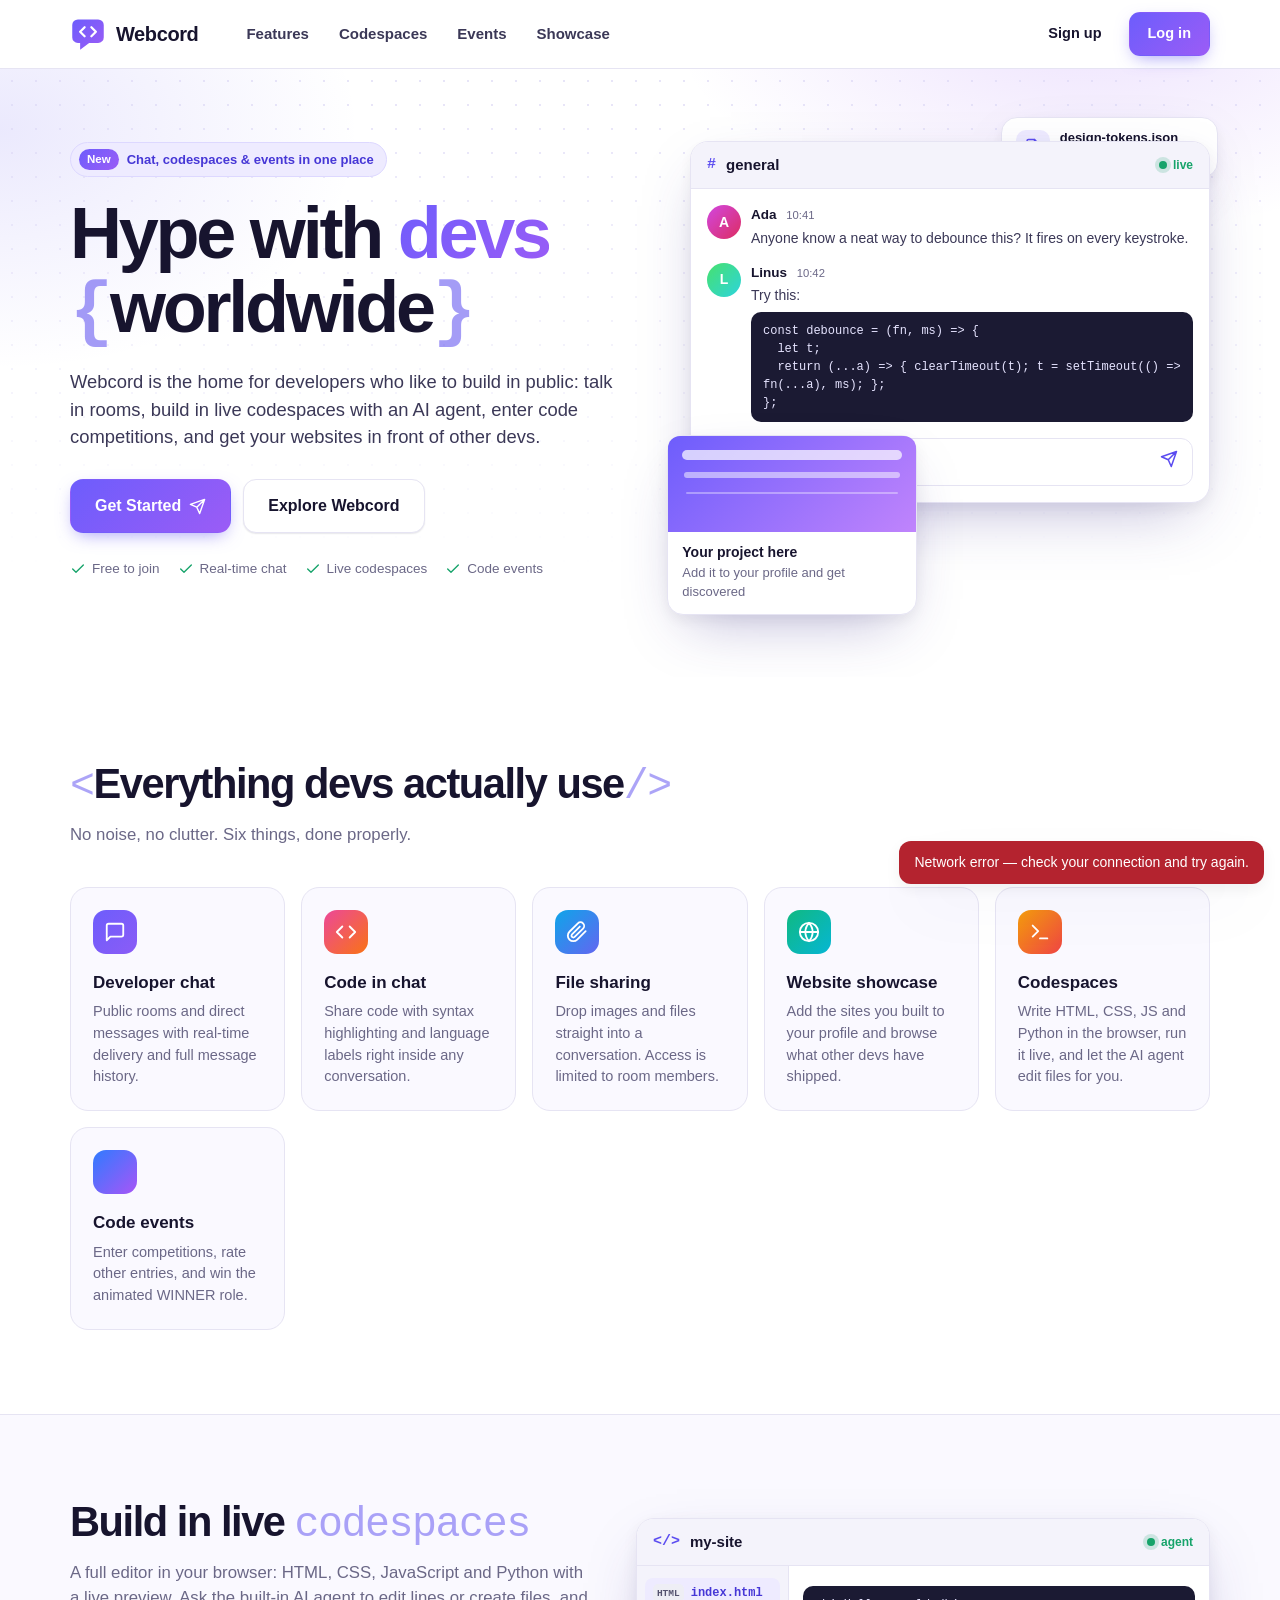
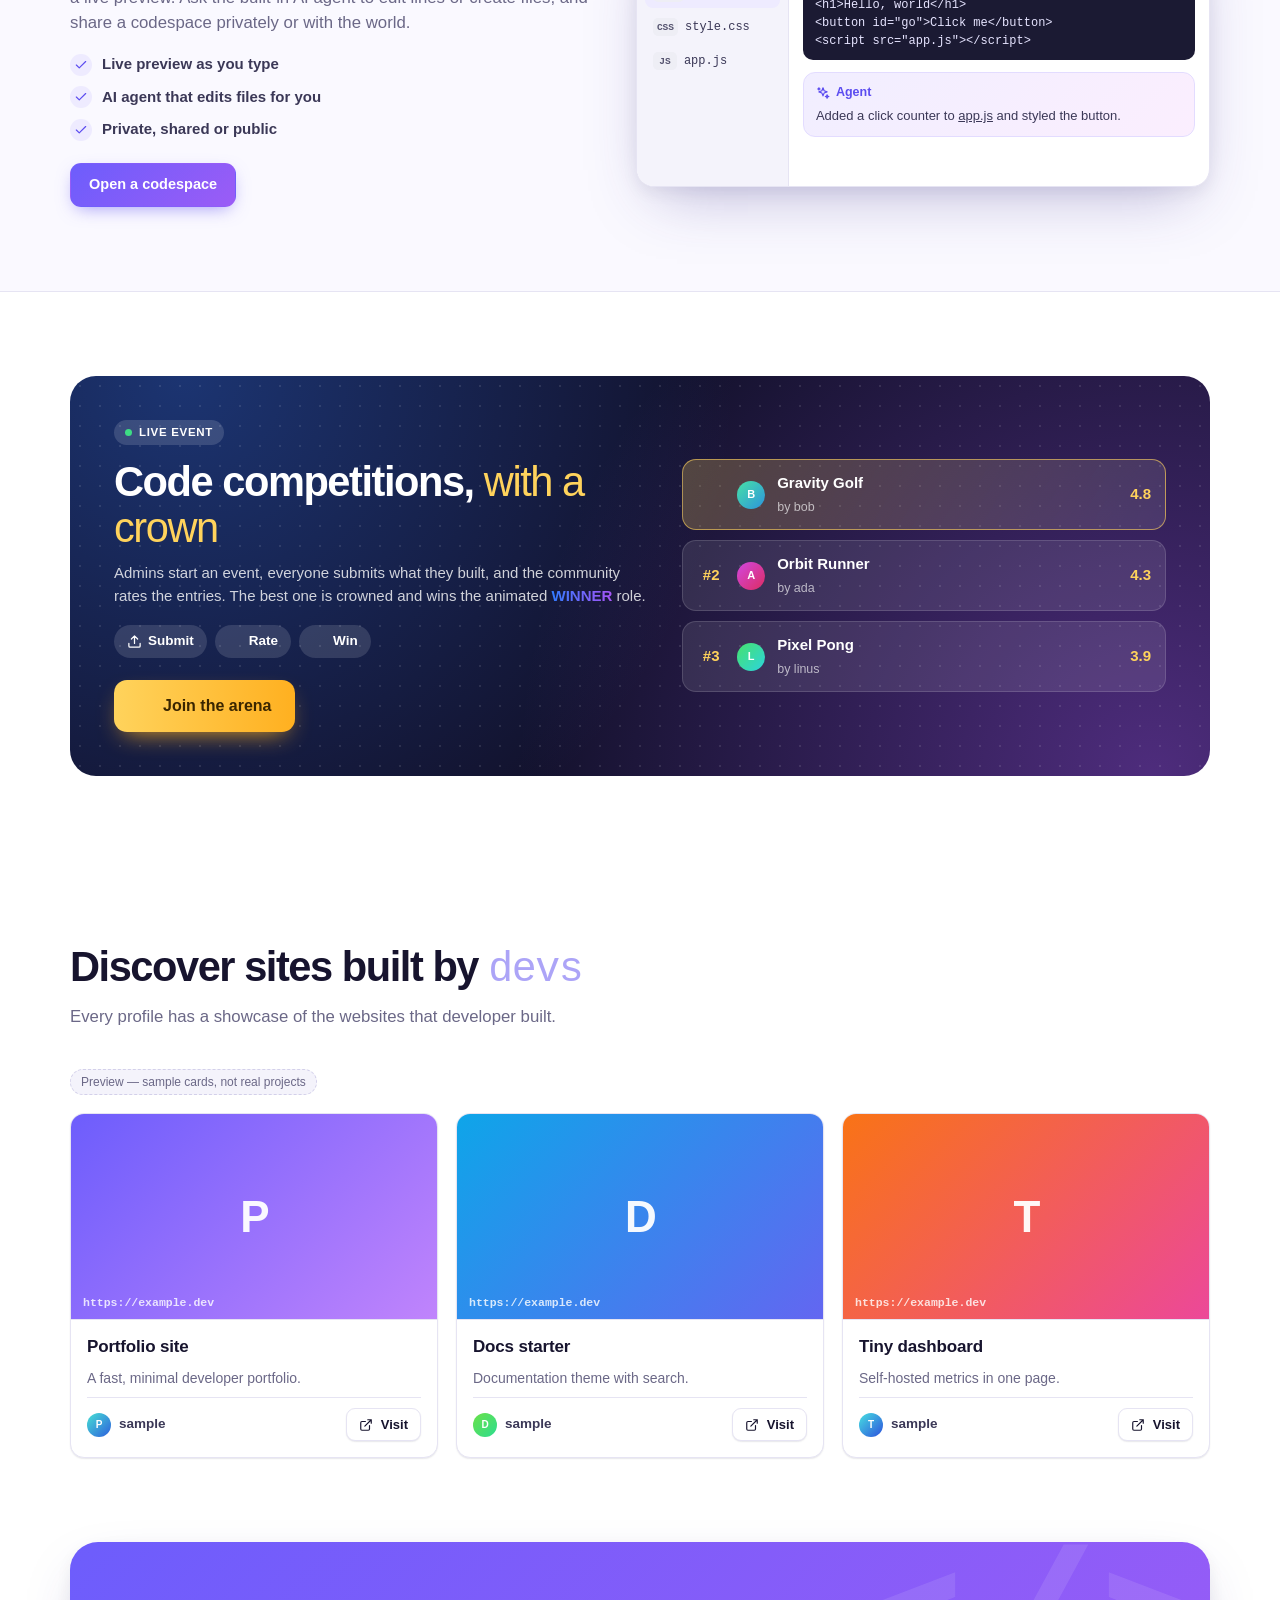
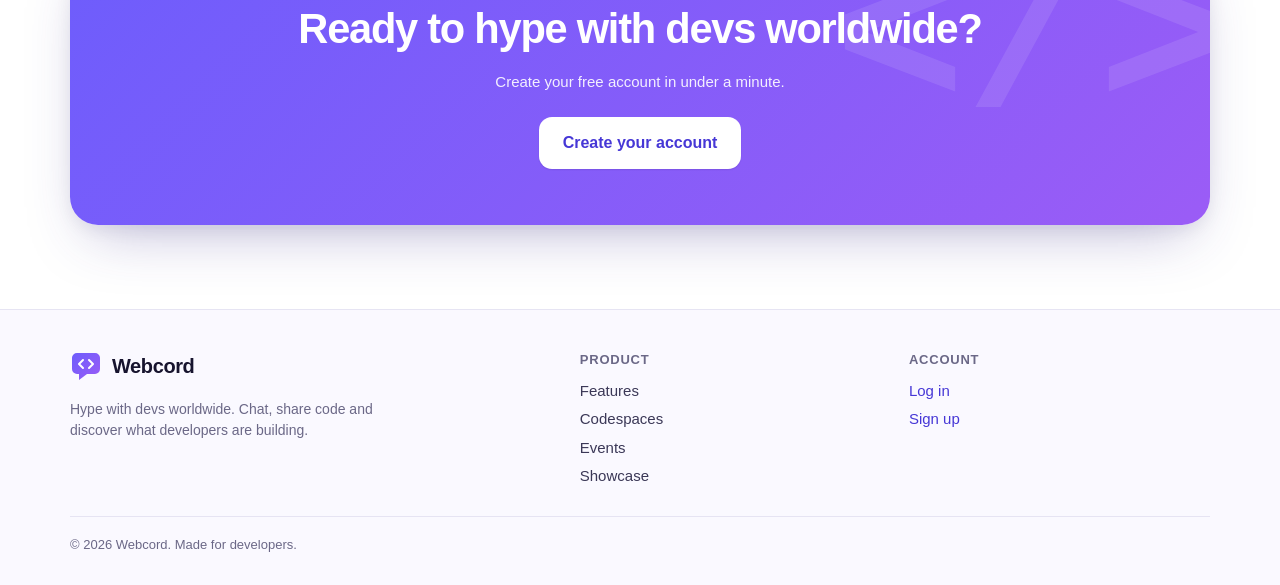
<file: index.html>
<!doctype html>
<html lang="en">
<head>
  <meta charset="utf-8">
  <meta name="viewport" content="width=device-width, initial-scale=1, viewport-fit=cover">
  <meta http-equiv="Content-Security-Policy" content="default-src 'self'; script-src 'self' https://esm.sh https://challenges.cloudflare.com; style-src 'self' 'unsafe-inline'; img-src 'self' https: data: blob:; media-src 'self' https://res.cloudinary.com blob:; connect-src 'self' https://devcord.xerrortm.workers.dev https://api.cloudinary.com https://res.cloudinary.com https://challenges.cloudflare.com; frame-src 'self' https://challenges.cloudflare.com; font-src 'self'; object-src 'none'; base-uri 'none'; form-action 'self'">
  <meta name="referrer" content="no-referrer">
  <meta name="color-scheme" content="light only">
  <meta name="theme-color" content="#ffffff">
  <meta name="description" content="Webcord — chat, share code and discover websites built by developers. Hype with devs worldwide.">
  <title>Webcord — Hype with devs worldwide</title>
  <link rel="icon" href="favicon.svg" type="image/svg+xml">
  <link rel="stylesheet" href="styles.css">
</head>
<body>
  <div id="app" aria-live="polite">
    <div class="splash"><div class="spinner lg" role="status" aria-label="Loading Webcord"></div></div>
  </div>
  <div id="toasts" class="toasts" role="status" aria-live="polite"></div>
  <script src="config.js" defer></script>
  <script src="app.js" defer></script>
  <script src="codespace.js" defer></script>
  <script src="agent.js" defer></script>
  <script src="events.js" defer></script>
</body>
</html>
</file>
<file: styles.css>
/* Webcord — light mode only. */
:root {
  color-scheme: light only;
  --bg: #faf9ff;
  --surface: #ffffff;
  --soft: #f4f3fb;
  --soft-2: #ecebf7;
  --line: #e6e4f3;
  --ink: #17142e;
  --ink-2: #3b3857;
  --muted: #6b6887;
  --brand: #5b4cf0;
  --brand-2: #9b5cf6;
  --brand-ink: #4637d6;
  --brand-soft: #eeebff;
  --coral: #ff6b57;
  --green: #16a36a;
  --amber: #d98a0b;
  --red: #d93a4a;
  --red-soft: #fff0f1;
  --grad: linear-gradient(135deg, #6d5dfc 0%, #9b5cf6 100%);
  --radius: 14px;
  --radius-sm: 9px;
  --shadow-sm: 0 1px 2px rgba(23, 20, 46, .06), 0 1px 1px rgba(23, 20, 46, .04);
  --shadow: 0 8px 24px -8px rgba(60, 50, 140, .18), 0 2px 6px rgba(23, 20, 46, .05);
  --shadow-lg: 0 24px 60px -20px rgba(60, 50, 140, .35), 0 6px 16px rgba(23, 20, 46, .06);
  --mono: ui-monospace, "SF Mono", "JetBrains Mono", Menlo, Consolas, monospace;
  --sans: ui-sans-serif, -apple-system, "Segoe UI Variable", "Segoe UI", Inter, Roboto, "Helvetica Neue", Arial, sans-serif;
}
* { box-sizing: border-box; }
html { -webkit-text-size-adjust: 100%; scroll-behavior: smooth; }
body {
  margin: 0; background: var(--bg); color: var(--ink); font: 15px/1.5 var(--sans);
  -webkit-font-smoothing: antialiased; min-height: 100vh; min-height: 100dvh;
}
a { color: var(--brand-ink); text-decoration: none; }
a:hover { text-decoration: underline; }
button, input, textarea, select { font: inherit; color: inherit; }
button { cursor: pointer; }
img { max-width: 100%; }
:focus-visible { outline: 2px solid var(--brand); outline-offset: 2px; border-radius: 6px; }
[hidden] { display: none !important; }
.sr-only { position: absolute; width: 1px; height: 1px; overflow: hidden; clip: rect(0 0 0 0); white-space: nowrap; }

/* ---------- Buttons / forms ---------- */
.btn {
  display: inline-flex; align-items: center; justify-content: center; gap: 8px;
  padding: 10px 18px; border-radius: 11px; border: 1px solid var(--line); background: var(--surface);
  font-weight: 600; font-size: 14.5px; transition: transform .15s, box-shadow .15s, background .15s, border-color .15s;
  box-shadow: var(--shadow-sm); white-space: nowrap; text-decoration: none !important; color: var(--ink);
}
.btn:hover { background: var(--soft); }
.btn:active { transform: translateY(1px); }
.btn:disabled { opacity: .6; cursor: not-allowed; }
.btn.primary { background: var(--grad); color: #fff; border-color: transparent; box-shadow: 0 6px 18px -6px rgba(91, 76, 240, .6); }
.btn.primary:hover { filter: brightness(1.05); background: var(--grad); }
.btn.danger { color: var(--red); border-color: #f4c7cc; background: var(--red-soft); }
.btn.danger:hover { background: #ffe3e6; }
.btn.ghost { box-shadow: none; background: transparent; border-color: transparent; }
.btn.ghost:hover { background: var(--soft); }
.btn.lg { padding: 14px 24px; font-size: 16px; border-radius: 13px; }
.btn.sm { padding: 6px 12px; font-size: 13px; border-radius: 9px; }
.btn.icon { padding: 8px; }
.btn.full { width: 100%; }
.ico { width: 1em; height: 1em; flex: none; }

.field { display: flex; flex-direction: column; gap: 6px; margin-bottom: 14px; }
.field > label { font-weight: 600; font-size: 13.5px; color: var(--ink-2); }
.field .hint { font-size: 12.5px; color: var(--muted); }
.input-wrap { position: relative; display: flex; }
.input, .textarea, .select {
  width: 100%; padding: 11px 13px; border: 1px solid var(--line); border-radius: 11px; background: var(--surface);
  transition: border-color .15s, box-shadow .15s; min-width: 0;
}
.textarea { resize: vertical; min-height: 84px; }
.input:hover, .textarea:hover { border-color: #d3d0ea; }
.input:focus, .textarea:focus { outline: none; border-color: var(--brand); box-shadow: 0 0 0 4px rgba(91, 76, 240, .14); }
.input[aria-invalid="true"], .textarea[aria-invalid="true"] { border-color: var(--red); box-shadow: 0 0 0 4px rgba(217, 58, 74, .1); }
.input-wrap .toggle-pw { position: absolute; right: 6px; top: 50%; transform: translateY(-50%); border: 0; background: none; padding: 6px; color: var(--muted); border-radius: 8px; display: grid; place-items: center; }
.input-wrap .toggle-pw:hover { background: var(--soft); color: var(--ink); }
.input-wrap .input { padding-right: 42px; }
.err { color: var(--red); font-size: 12.5px; min-height: 0; margin: 0; }
.err:empty { display: none; }
.ok-text { color: var(--green); font-size: 12.5px; margin: 0; }
.form-error { background: var(--red-soft); border: 1px solid #f4c7cc; color: #a3232f; padding: 10px 12px; border-radius: 11px; font-size: 13.5px; margin-bottom: 14px; }
.form-error:empty { display: none; }
.form-success { background: #e9f8f1; border: 1px solid #bfe8d6; color: #0b6b45; padding: 10px 12px; border-radius: 11px; font-size: 13.5px; margin-bottom: 14px; }

.spinner { width: 16px; height: 16px; border-radius: 50%; border: 2px solid rgba(91, 76, 240, .25); border-top-color: var(--brand); animation: spin .7s linear infinite; display: inline-block; flex: none; }
.btn.primary .spinner { border-color: rgba(255, 255, 255, .4); border-top-color: #fff; }
.spinner.lg { width: 34px; height: 34px; border-width: 3px; }
@keyframes spin { to { transform: rotate(360deg); } }
.splash { min-height: 100vh; display: grid; place-items: center; }

.avatar { border-radius: 50%; object-fit: cover; display: inline-grid; place-items: center; color: #fff; font-weight: 700; flex: none; background: var(--soft-2); }
.avatar.sq { border-radius: 14px; }

/* ---------- Toasts / modal ---------- */
.toasts { position: fixed; right: 16px; bottom: 16px; z-index: 100; display: flex; flex-direction: column; gap: 8px; max-width: calc(100vw - 32px); }
.toast { background: var(--ink); color: #fff; padding: 11px 15px; border-radius: 12px; box-shadow: var(--shadow-lg); font-size: 14px; animation: rise .25s ease; max-width: 380px; }
.toast.error { background: #b4232f; }
.toast.success { background: #0f7a52; }
@keyframes rise { from { opacity: 0; transform: translateY(8px); } to { opacity: 1; transform: none; } }

dialog.modal { border: 0; border-radius: 18px; padding: 0; width: min(520px, calc(100vw - 24px)); box-shadow: var(--shadow-lg); background: var(--surface); color: var(--ink); max-height: calc(100dvh - 24px); }
dialog.modal::backdrop { background: rgba(23, 20, 46, .35); backdrop-filter: blur(2px); }
dialog.modal.wide { width: min(880px, calc(100vw - 24px)); }
dialog.modal.wide .code pre { max-height: 62vh; }
.modal-head h2 { overflow: hidden; text-overflow: ellipsis; white-space: nowrap; }
.modal-head { display: flex; align-items: center; justify-content: space-between; padding: 18px 20px 6px; }
.modal-head h2 { margin: 0; font-size: 18px; }
.modal-body { padding: 10px 20px 20px; overflow: auto; }
.modal-actions { display: flex; justify-content: flex-end; gap: 10px; margin-top: 8px; }

/* ---------- Logo ---------- */
.logo { display: inline-flex; align-items: center; gap: 10px; font-weight: 800; font-size: 20px; letter-spacing: -.02em; color: var(--ink); text-decoration: none !important; }
.logo svg { display: block; }

/* =============== WELCOME =============== */
.wl { background: var(--surface); }
.wl-nav { position: sticky; top: 0; z-index: 20; background: rgba(255, 255, 255, .82); backdrop-filter: blur(14px); border-bottom: 1px solid var(--line); }
.wl-nav .inner { max-width: 1180px; margin: 0 auto; padding: 12px 20px; display: flex; align-items: center; gap: 28px; }
.wl-links { display: flex; gap: 6px; margin-left: 8px; flex: 1; }
.wl-links button { background: none; border: 0; padding: 8px 12px; border-radius: 9px; font-weight: 600; color: var(--ink-2); }
.wl-links button:hover { background: var(--soft); color: var(--ink); }
.wl-cta { display: flex; gap: 8px; align-items: center; }

.hero { position: relative; overflow: hidden; background:
  radial-gradient(700px 380px at 85% -10%, rgba(155, 92, 246, .18), transparent 60%),
  radial-gradient(600px 400px at 0% 10%, rgba(91, 76, 240, .12), transparent 60%),
  var(--surface); }
.hero::before { content: ""; position: absolute; inset: 0; background-image: radial-gradient(#dcd8f5 1.1px, transparent 1.1px); background-size: 24px 24px; mask-image: linear-gradient(180deg, #000 0%, transparent 85%); opacity: .7; pointer-events: none; }
.hero .inner { position: relative; max-width: 1180px; margin: 0 auto; padding: 72px 20px 96px; display: grid; grid-template-columns: 1.05fr 1fr; gap: 48px; align-items: center; }
.eyebrow { display: inline-flex; align-items: center; gap: 8px; padding: 6px 12px 6px 8px; border-radius: 999px; background: var(--brand-soft); color: var(--brand-ink); font-weight: 700; font-size: 13px; border: 1px solid #ddd8ff; }
.eyebrow i { font-style: normal; background: var(--grad); color: #fff; padding: 2px 8px; border-radius: 999px; font-size: 11.5px; }
.hero h1 { font-size: clamp(2.5rem, 6.2vw, 4.5rem); line-height: 1.02; letter-spacing: -.045em; margin: 20px 0 18px; font-weight: 850; }
.hero h1 .hl { background: var(--grad); -webkit-background-clip: text; background-clip: text; color: transparent; position: relative; white-space: nowrap; }
.hero h1 .br { color: var(--brand); font-family: var(--mono); font-weight: 600; opacity: .55; }
.hero p.lead { font-size: 1.15rem; color: var(--ink-2); max-width: 34em; margin: 0 0 28px; }
.hero .actions { display: flex; flex-wrap: wrap; gap: 12px; }
.hero .meta { margin-top: 26px; display: flex; gap: 18px; flex-wrap: wrap; color: var(--muted); font-size: 13.5px; }
.hero .meta span { display: inline-flex; align-items: center; gap: 6px; }
.hero .meta .ico { color: var(--green); }

.stage { position: relative; min-height: 440px; animation: float-in .8s ease both; }
@keyframes float-in { from { opacity: 0; transform: translateY(16px); } to { opacity: 1; transform: none; } }
.mock { background: var(--surface); border: 1px solid var(--line); border-radius: 18px; box-shadow: var(--shadow-lg); overflow: hidden; }
.mock-chat { position: relative; width: 100%; max-width: 520px; margin-left: auto; }
.mock-top { display: flex; align-items: center; gap: 10px; padding: 12px 16px; border-bottom: 1px solid var(--line); background: var(--soft); font-weight: 700; }
.mock-top .hash { color: var(--brand); font-family: var(--mono); }
.mock-top .live { margin-left: auto; font-size: 12px; color: var(--green); display: inline-flex; align-items: center; gap: 6px; font-weight: 600; }
.mock-top .live::before { content: ""; width: 8px; height: 8px; border-radius: 50%; background: var(--green); box-shadow: 0 0 0 4px rgba(22, 163, 106, .18); }
.mock-body { padding: 16px; display: flex; flex-direction: column; gap: 14px; }
.m-msg { display: flex; gap: 10px; }
.m-msg .who { font-weight: 700; font-size: 13.5px; }
.m-msg .who small { color: var(--muted); font-weight: 500; margin-left: 6px; }
.m-msg p { margin: 2px 0 0; font-size: 14px; color: var(--ink-2); }
.mock-input { margin: 0 16px 16px; border: 1px solid var(--line); border-radius: 12px; padding: 11px 14px; color: var(--muted); font-size: 14px; display: flex; justify-content: space-between; align-items: center; }
.float-card { position: absolute; background: var(--surface); border: 1px solid var(--line); border-radius: 16px; box-shadow: var(--shadow-lg); }
.float-proj { left: -10px; bottom: -34px; width: 250px; animation: bob 6s ease-in-out infinite; }
.float-file { right: -8px; top: -24px; padding: 10px 14px; display: flex; align-items: center; gap: 10px; font-size: 13px; font-weight: 600; animation: bob 7s ease-in-out -2s infinite; }
@keyframes bob { 50% { transform: translateY(-8px); } }
.thumb-art { height: 96px; border-radius: 12px 12px 0 0; position: relative; overflow: hidden; }
.thumb-art::after { content: ""; position: absolute; inset: 14px 14px auto 14px; height: 10px; border-radius: 6px; background: rgba(255, 255, 255, .7); box-shadow: 0 20px 0 -2px rgba(255, 255, 255, .5), 0 38px 0 -4px rgba(255, 255, 255, .35); }
.float-proj .pad { padding: 10px 14px 12px; font-size: 13px; }
.float-proj .pad b { display: block; font-size: 14px; }
.file-ico { width: 34px; height: 34px; border-radius: 10px; background: var(--brand-soft); color: var(--brand); display: grid; place-items: center; }

.section { max-width: 1180px; margin: 0 auto; padding: 84px 20px; }
.section h2 { font-size: clamp(1.8rem, 4vw, 2.6rem); letter-spacing: -.035em; margin: 0 0 12px; line-height: 1.1; }
.section h2 .br { font-family: var(--mono); color: var(--brand); opacity: .5; font-weight: 500; }
.section .sub { color: var(--muted); font-size: 1.05rem; max-width: 40em; margin: 0 0 40px; }
.features { display: grid; grid-template-columns: repeat(auto-fit, minmax(210px, 1fr)); gap: 16px; }
.feat { background: var(--bg); border: 1px solid var(--line); border-radius: 18px; padding: 22px; transition: transform .2s, box-shadow .2s, border-color .2s; }
.feat:hover { transform: translateY(-4px); box-shadow: var(--shadow); border-color: #d9d4fa; background: var(--surface); }
.feat .fi { width: 44px; height: 44px; border-radius: 13px; display: grid; place-items: center; color: #fff; margin-bottom: 16px; font-size: 20px; }
.feat h3 { margin: 0 0 6px; font-size: 17px; }
.feat p { margin: 0; color: var(--muted); font-size: 14.5px; }
.band { background: var(--bg); border-block: 1px solid var(--line); }
.split { display: grid; grid-template-columns: 1fr 1.1fr; gap: 44px; align-items: center; }
.code { border: 1px solid var(--line); border-radius: 12px; background: #fff; overflow: hidden; margin: 8px 0; max-width: 100%; }
.code-head { display: flex; align-items: center; justify-content: space-between; padding: 6px 8px 6px 12px; background: var(--soft); border-bottom: 1px solid var(--line); font-size: 12px; }
.code-lang { font-family: var(--mono); font-weight: 600; color: var(--muted); text-transform: lowercase; }
.copy-btn { display: inline-flex; align-items: center; gap: 6px; border: 1px solid var(--line); background: var(--surface); border-radius: 8px; padding: 3px 9px; font-size: 12px; font-weight: 600; color: var(--ink-2); }
.copy-btn:hover { background: var(--brand-soft); color: var(--brand-ink); border-color: #d7d1ff; }
.copy-btn.done { color: var(--green); border-color: #bfe8d6; background: #e9f8f1; }
.code pre { margin: 0; padding: 12px 14px; overflow: auto; max-height: 380px; font: 13px/1.6 var(--mono); tab-size: 2; color: #24292e; }
.code pre.shiki { background: transparent !important; }
.code code { font: inherit; white-space: pre; display: block; width: max-content; min-width: 100%; }
.code.numbered code { counter-reset: ln; }
.code.numbered .line::before { counter-increment: ln; content: counter(ln); display: inline-block; width: 3ch; margin-right: 1.4ch; text-align: right; color: #a0a4ad; user-select: none; }
.gallery { display: grid; grid-template-columns: repeat(3, 1fr); gap: 18px; }
.sample-note { display: inline-block; font-size: 12px; color: var(--muted); background: var(--soft); border: 1px dashed #d3d0ea; padding: 3px 10px; border-radius: 999px; margin-bottom: 18px; }
.cta-band { max-width: 1180px; margin: 0 auto 84px; padding: 0 20px; }
.cta-inner { background: var(--grad); border-radius: 28px; padding: 56px 28px; text-align: center; color: #fff; position: relative; overflow: hidden; box-shadow: var(--shadow-lg); }
.cta-inner::before { content: "</>"; position: absolute; font-family: var(--mono); font-size: 220px; right: -20px; top: -60px; opacity: .1; font-weight: 800; }
.cta-inner h2 { color: #fff; margin: 0 0 10px; font-size: clamp(1.8rem, 4vw, 2.6rem); letter-spacing: -.03em; }
.cta-inner p { margin: 0 0 24px; opacity: .9; }
.cta-inner .btn { background: #fff; color: var(--brand-ink); border: 0; }
.wl-foot { border-top: 1px solid var(--line); background: var(--bg); }
.wl-foot .inner { max-width: 1180px; margin: 0 auto; padding: 40px 20px; display: grid; grid-template-columns: 1.6fr 1fr 1fr; gap: 28px; }
.wl-foot h4 { margin: 0 0 10px; font-size: 13px; text-transform: uppercase; letter-spacing: .06em; color: var(--muted); }
.wl-foot ul { list-style: none; margin: 0; padding: 0; display: grid; gap: 6px; }
.wl-foot li button { background: none; border: 0; padding: 0; color: var(--ink-2); }
.wl-foot li button:hover { color: var(--brand-ink); text-decoration: underline; }
.wl-foot p { color: var(--muted); max-width: 22em; margin: 10px 0 0; font-size: 14px; }
.wl-foot .copy { grid-column: 1 / -1; border-top: 1px solid var(--line); padding-top: 18px; color: var(--muted); font-size: 13px; }
.reveal { opacity: 0; transform: translateY(14px); transition: opacity .6s ease, transform .6s ease; }
.reveal.in { opacity: 1; transform: none; }

/* =============== AUTH =============== */
.auth { display: grid; grid-template-columns: 1fr 1fr; min-height: 100vh; min-height: 100dvh; background: var(--surface); }
.auth-form-side { display: flex; flex-direction: column; padding: 28px clamp(20px, 5vw, 64px); background: var(--surface); }
.auth-top { display: flex; justify-content: space-between; align-items: center; }
.auth-card { margin: auto; width: 100%; max-width: 420px; padding: 24px 0; }
.auth-card h1 { font-size: 30px; letter-spacing: -.03em; margin: 0 0 6px; }
.auth-card .sub { color: var(--muted); margin: 0 0 22px; }
.tabs { display: grid; grid-template-columns: 1fr 1fr; background: var(--soft); padding: 4px; border-radius: 12px; margin-bottom: 22px; border: 1px solid var(--line); }
.tabs button { border: 0; background: transparent; padding: 9px; border-radius: 9px; font-weight: 700; color: var(--muted); }
.tabs button[aria-selected="true"] { background: var(--surface); color: var(--ink); box-shadow: var(--shadow-sm); }
.auth-switch { text-align: center; color: var(--muted); font-size: 14px; margin-top: 18px; }
.auth-switch button { background: none; border: 0; color: var(--brand-ink); font-weight: 700; padding: 0; }
.auth-brand-side { position: relative; overflow: hidden; color: #fff; padding: 48px clamp(24px, 5vw, 72px); display: flex; flex-direction: column; justify-content: center; gap: 28px; background:
  radial-gradient(520px 320px at 90% 0%, rgba(255, 255, 255, .22), transparent 60%),
  linear-gradient(145deg, #5546ee 0%, #7a4ff2 55%, #a35cf4 100%); }
.auth-brand-side::before { content: ""; position: absolute; inset: 0; background-image: radial-gradient(rgba(255, 255, 255, .22) 1.2px, transparent 1.2px); background-size: 26px 26px; mask-image: linear-gradient(200deg, #000, transparent 70%); }
.auth-brand-side > * { position: relative; }
.auth-brand-side h2 { font-size: clamp(2rem, 3.6vw, 3rem); line-height: 1.05; letter-spacing: -.04em; margin: 0; }
.auth-brand-side p { margin: 0; opacity: .9; max-width: 30em; font-size: 1.05rem; }
.auth-brand-side .logo { color: #fff; }
.auth-feats { list-style: none; margin: 0; padding: 0; display: grid; gap: 12px; }
.auth-feats li { display: flex; gap: 12px; align-items: center; font-weight: 600; }
.auth-feats .tick { width: 26px; height: 26px; border-radius: 8px; background: rgba(255, 255, 255, .2); display: grid; place-items: center; flex: none; }
.auth-mock { background: #fff; color: var(--ink); border-radius: 16px; padding: 14px; box-shadow: 0 24px 50px -16px rgba(20, 10, 80, .5); max-width: 440px; }
.auth-mock .code { margin: 6px 0 0; }
.strength { height: 4px; border-radius: 4px; background: var(--soft-2); overflow: hidden; }
.strength i { display: block; height: 100%; width: 0; background: var(--red); transition: width .25s, background .25s; }

/* =============== APP SHELL =============== */
.shell { display: grid; grid-template-columns: 272px 1fr; height: 100vh; height: 100dvh; background: var(--bg); }
.sidebar { background: var(--surface); border-right: 1px solid var(--line); display: flex; flex-direction: column; padding: 18px 14px; gap: 18px; z-index: 40; }
.sb-head { display: flex; align-items: center; justify-content: space-between; gap: 8px; padding: 2px 4px 2px 8px; }
.sidebar { transition: padding .2s ease; }
.shell { transition: grid-template-columns .2s ease; }
.nav { display: flex; flex-direction: column; gap: 4px; }
.nav a { display: flex; align-items: center; gap: 12px; padding: 10px 12px; border-radius: 12px; color: var(--ink-2); font-weight: 600; text-decoration: none; position: relative; }
.nav a .ico { font-size: 19px; color: var(--muted); }
.nav a:hover { background: var(--soft); }
.nav a[aria-current="page"] { background: var(--brand-soft); color: var(--brand-ink); }
.nav a[aria-current="page"] .ico { color: var(--brand); }
.nav a[aria-current="page"]::before { content: ""; position: absolute; left: -14px; top: 9px; bottom: 9px; width: 4px; border-radius: 0 4px 4px 0; background: var(--grad); }
.nav .count { margin-left: auto; background: var(--coral); color: #fff; border-radius: 999px; font-size: 11.5px; padding: 1px 7px; font-weight: 700; }
.me-card { margin-top: auto; display: flex; align-items: center; gap: 10px; padding: 10px; border: 1px solid var(--line); border-radius: 14px; background: var(--bg); }
.me-card a.me-link { display: flex; align-items: center; gap: 10px; flex: 1; min-width: 0; color: inherit; text-decoration: none; }
.me-card .meta { min-width: 0; line-height: 1.25; }
.me-card .name { font-weight: 700; font-size: 14px; overflow: hidden; text-overflow: ellipsis; white-space: nowrap; }
.me-card .handle { color: var(--muted); font-size: 12.5px; overflow: hidden; text-overflow: ellipsis; white-space: nowrap; }
.status { display: inline-flex; align-items: center; gap: 5px; font-size: 12px; color: var(--muted); }
.status::before { content: ""; width: 8px; height: 8px; border-radius: 50%; background: #c4c2d6; }
.status.on { color: var(--green); }
.status.on::before { background: var(--green); box-shadow: 0 0 0 3px rgba(22, 163, 106, .18); }
.main { min-width: 0; min-height: 0; overflow: auto; position: relative; }
.main.flush { overflow: hidden; }
.topbar { display: none; align-items: center; gap: 10px; padding: 10px 14px; background: var(--surface); border-bottom: 1px solid var(--line); position: sticky; top: 0; z-index: 30; }
.backdrop { display: none; }

.main.flush { display: flex; flex-direction: column; }
.main.flush > .chat { flex: 1; min-height: 0; height: auto; }
.muted-p { color: var(--muted); font-size: 13px; padding: 4px 10px; margin: 0; }
.page { max-width: 1120px; margin: 0 auto; padding: 28px 28px 60px; }
.page-head { display: flex; align-items: flex-start; justify-content: space-between; gap: 16px; flex-wrap: wrap; margin-bottom: 22px; }
.page-head h1 { margin: 0; font-size: 28px; letter-spacing: -.03em; }
.page-head p { margin: 4px 0 0; color: var(--muted); }
.card { background: var(--surface); border: 1px solid var(--line); border-radius: var(--radius); box-shadow: var(--shadow-sm); }
.empty { text-align: center; padding: 56px 20px; color: var(--muted); border: 1.5px dashed #d8d5ee; border-radius: 18px; background: var(--surface); }
.empty h3 { margin: 12px 0 4px; color: var(--ink); }
.empty .em-ico { width: 52px; height: 52px; margin: 0 auto; border-radius: 16px; background: var(--brand-soft); color: var(--brand); display: grid; place-items: center; font-size: 24px; }
.loading-row { display: flex; align-items: center; justify-content: center; gap: 10px; padding: 36px; color: var(--muted); }

/* ---------- Chat ---------- */
.chat { display: grid; grid-template-columns: 264px 1fr; height: 100%; min-height: 0; }
.rooms { border-right: 1px solid var(--line); background: var(--surface); overflow: auto; padding: 16px 10px; display: flex; flex-direction: column; gap: 4px; }
.rooms h3 { display: flex; align-items: center; justify-content: space-between; margin: 12px 8px 6px; font-size: 11.5px; text-transform: uppercase; letter-spacing: .08em; color: var(--muted); }
.rooms h3:first-child { margin-top: 2px; }
.room-item { display: flex; align-items: center; gap: 10px; padding: 8px 10px; border-radius: 10px; color: var(--ink-2); font-weight: 600; text-decoration: none !important; min-width: 0; }
.room-item:hover { background: var(--soft); }
.room-item.active { background: var(--brand-soft); color: var(--brand-ink); }
.room-item .rname { overflow: hidden; text-overflow: ellipsis; white-space: nowrap; flex: 1; }
.room-item .hash { font-family: var(--mono); color: var(--muted); width: 18px; text-align: center; }
.room-item.active .hash { color: var(--brand); }
.badge { background: var(--coral); color: #fff; font-size: 11px; border-radius: 999px; padding: 1px 7px; font-weight: 700; }
.av-wrap { position: relative; display: inline-flex; flex: none; }
.dot { position: absolute; right: -1px; bottom: -1px; width: 11px; height: 11px; border-radius: 50%; background: #c4c2d6; border: 2px solid var(--surface); }
.dot.on { background: var(--green); }
.convo { display: flex; flex-direction: column; min-width: 0; min-height: 0; background: var(--bg); }
.convo-head { display: flex; align-items: center; gap: 12px; padding: 12px 18px; border-bottom: 1px solid var(--line); background: var(--surface); min-height: 60px; }
.convo-head h2 { margin: 0; font-size: 16px; }
.convo-head p { margin: 0; color: var(--muted); font-size: 13px; overflow: hidden; text-overflow: ellipsis; white-space: nowrap; }
.convo-head .rooms-toggle { display: none; }
.msgs { flex: 1; overflow: auto; padding: 14px 18px 8px; scroll-behavior: auto; }
.msg { display: flex; gap: 12px; padding: 6px 8px; border-radius: 10px; }
.msg:hover { background: rgba(255, 255, 255, .8); }
.msg.grouped { padding-top: 0; }
.msg-gutter, .msg-av { width: 38px; flex: none; }
.msg-main { min-width: 0; flex: 1; }
.msg header { display: flex; align-items: baseline; gap: 8px; flex-wrap: wrap; }
.msg-name { font-weight: 700; color: var(--ink); }
.msg-user, .msg time { color: var(--muted); font-size: 12.5px; }
.msg-body { overflow-wrap: anywhere; word-break: break-word; color: var(--ink); max-width: 760px; }
.msg-body p { margin: 0 0 4px; }
.msg-body blockquote { margin: 4px 0; padding: 2px 12px; border-left: 3px solid #cfc9fb; color: var(--ink-2); background: var(--soft); border-radius: 0 8px 8px 0; }
.msg-body ul { margin: 4px 0; padding-left: 22px; }
.msg-body code.inline { font: .88em var(--mono); background: var(--soft-2); padding: 2px 6px; border-radius: 6px; color: #5b21b6; }
.msg-body .code { max-width: 720px; }
.att-img { max-width: min(360px, 100%); max-height: 300px; border-radius: 12px; border: 1px solid var(--line); margin-top: 6px; display: block; background: var(--soft); }
.file-card { margin-top: 6px; width: min(340px, 100%); border: 1px solid var(--line); border-radius: 14px; background: var(--surface); box-shadow: var(--shadow-sm); overflow: hidden; }
.fc-top { display: flex; align-items: center; gap: 12px; padding: 12px 14px; }
.fc-meta { min-width: 0; line-height: 1.3; }
.fc-name { display: block; overflow: hidden; text-overflow: ellipsis; white-space: nowrap; font-size: 14px; color: var(--ink); }
.fc-meta small { color: var(--muted); font-size: 12.5px; }
.fc-actions { display: flex; gap: 8px; padding: 8px 10px 10px; border-top: 1px solid var(--line); background: var(--bg); }
.fc-actions .btn { flex: 1; justify-content: center; }
.fc-ico { --tc: var(--brand); --tb: var(--brand-soft); position: relative; flex: none; display: grid; place-items: center; border-radius: 12px; background: var(--tb); color: var(--tc); }
.fc-ico i { position: absolute; left: 50%; bottom: 17%; transform: translateX(-50%); font: 800 8.5px/1 var(--mono); font-style: normal; letter-spacing: .02em; }
.fc-ico.tone-amber { --tc: #b7791f; --tb: #fdf3dc; } .fc-ico.tone-blue { --tc: #2563eb; --tb: #e6efff; } .fc-ico.tone-red { --tc: #d93a4a; --tb: #ffeaec; }
.fc-ico.tone-green { --tc: #148a5c; --tb: #e5f7ee; } .fc-ico.tone-teal { --tc: #0e7490; --tb: #e2f6fa; } .fc-ico.tone-coral { --tc: #e5533d; --tb: #ffece8; }
.fc-ico.tone-violet { --tc: #7c3aed; --tb: #f0e8ff; } .fc-ico.tone-pink { --tc: #c026d3; --tb: #fbe8fd; } .fc-ico.tone-slate { --tc: #55536f; --tb: #eeeef5; }
.fv-meta { display: flex; align-items: center; gap: 10px; color: var(--muted); font-size: 13px; margin-bottom: 10px; }

.msg { position: relative; }
.msg-del { position: absolute; top: 2px; right: 8px; display: none; align-items: center; justify-content: center; width: 28px; height: 28px; border-radius: 8px; border: 1px solid var(--line); background: var(--surface); color: var(--muted); box-shadow: var(--shadow-sm); z-index: 2; }
.msg-del:hover { color: var(--red); background: var(--red-soft); border-color: #f4c3c8; }
.msg:hover .msg-del, .msg-del:focus-visible { display: inline-flex; }
@media (hover: none) { .msg.can-del .msg-del { display: inline-flex; background: transparent; border-color: transparent; box-shadow: none; opacity: .6; } }

.composer { padding: 10px 18px 16px; background: var(--bg); }
.composer-box { background: var(--surface); border: 1px solid var(--line); border-radius: 16px; box-shadow: var(--shadow-sm); transition: border-color .15s, box-shadow .15s; }
.composer-box:focus-within { border-color: var(--brand); box-shadow: 0 0 0 4px rgba(91, 76, 240, .12); }
.composer textarea { width: 100%; border: 0; outline: 0; resize: none; background: transparent; padding: 12px 14px 6px; max-height: 200px; min-height: 44px; display: block; line-height: 1.5; }
.composer-bar { display: flex; align-items: center; gap: 4px; padding: 4px 8px 8px; }
.composer-bar .spacer { flex: 1; }
.composer-bar .tip { font-size: 12px; color: var(--muted); margin-right: 8px; }
.pending-att { display: flex; align-items: center; gap: 10px; margin: 8px 10px 0; padding: 8px 12px; border-radius: 10px; background: var(--brand-soft); font-size: 13.5px; font-weight: 600; color: var(--brand-ink); }
.pending-att span.n { overflow: hidden; flex: 1; min-width: 0; line-height: 1.3; }
.pending-att span.n b { display: block; overflow: hidden; text-overflow: ellipsis; white-space: nowrap; }
.pending-att span.n small { display: block; font-weight: 500; opacity: .75; }
.pending-att button { border: 0; background: none; padding: 2px; color: inherit; display: grid; }

/* ---------- Web / projects ---------- */
.toolbar { display: flex; gap: 12px; align-items: center; flex-wrap: wrap; margin-bottom: 22px; }
.search { position: relative; flex: 1; min-width: 220px; max-width: 480px; }
.search .ico { position: absolute; left: 13px; top: 50%; transform: translateY(-50%); color: var(--muted); font-size: 17px; }
.search .input { padding-left: 40px; }
.grid { display: grid; grid-template-columns: repeat(auto-fill, minmax(min(290px, 100%), 1fr)); gap: 18px; }
.grid > * { min-width: 0; }
.proj { display: flex; flex-direction: column; overflow: hidden; transition: transform .2s, box-shadow .2s; }
.proj:hover { transform: translateY(-3px); box-shadow: var(--shadow); }
.thumb { position: relative; aspect-ratio: 16 / 9; background: var(--soft); overflow: hidden; border-bottom: 1px solid var(--line); }
.thumb img { position: absolute; inset: 0; width: 100%; height: 100%; object-fit: cover; z-index: 1; }
.thumb-fb { position: absolute; inset: 0; display: grid; place-items: center; color: rgba(255, 255, 255, .95); font-size: 44px; font-weight: 800; letter-spacing: -.04em; }
.thumb-fb small { position: absolute; bottom: 8px; left: 12px; right: 12px; font-size: 11.5px; font-weight: 600; opacity: .85; font-family: var(--mono); overflow: hidden; text-overflow: ellipsis; white-space: nowrap; letter-spacing: 0; }
.proj-body { padding: 14px 16px 16px; display: flex; flex-direction: column; gap: 8px; flex: 1; }
.proj-body h3 { margin: 0; font-size: 17px; letter-spacing: -.01em; }
.proj-body p { margin: 0; color: var(--muted); font-size: 14px; display: -webkit-box; -webkit-line-clamp: 3; -webkit-box-orient: vertical; overflow: hidden; overflow-wrap: anywhere; }
.proj-url { font: 12.5px var(--mono); color: var(--brand-ink); overflow: hidden; text-overflow: ellipsis; white-space: nowrap; }
.proj-foot { margin-top: auto; padding-top: 10px; display: flex; align-items: center; gap: 8px; justify-content: space-between; border-top: 1px solid var(--line); min-width: 0; max-width: 100%; }
.creator { display: inline-flex; align-items: center; gap: 8px; color: var(--ink-2); font-weight: 600; font-size: 13.5px; min-width: 0; flex: 1 1 0; overflow: hidden; }
.creator .avatar { flex: none; }
.creator > span:not(.avatar) { min-width: 0; overflow: hidden; text-overflow: ellipsis; white-space: nowrap; }
.proj-actions { display: inline-flex; align-items: center; gap: 4px; flex: none; }
.proj-actions .btn.sm { padding-left: 10px; padding-right: 10px; white-space: nowrap; }
.cs-card .proj-foot { padding: 10px 14px; }
.cs-card .role-tag { white-space: nowrap; }
@media (max-width: 420px) { .cs-card .proj-actions .btn.sm { font-size: 13px; } }

/* ---------- Profile / settings ---------- */
.profile-banner { height: 150px; border-radius: 20px 20px 0 0; background: var(--grad); position: relative; overflow: hidden; }
.profile-banner::after { content: ""; position: absolute; inset: 0; background-image: radial-gradient(rgba(255, 255, 255, .25) 1.2px, transparent 1.2px); background-size: 22px 22px; }
.profile-card { margin-top: 0; border-radius: 0 0 20px 20px; padding: 0 28px 26px; }
.profile-top { display: flex; align-items: flex-end; gap: 18px; margin-top: -48px; flex-wrap: wrap; position: relative; }
.profile-top .avatar { border: 5px solid var(--surface); box-shadow: var(--shadow); }
.profile-id { flex: 1; min-width: 200px; padding-bottom: 6px; }
.profile-id h1 { margin: 0; font-size: 26px; letter-spacing: -.03em; }
.profile-id .handle { color: var(--muted); }
.profile-bio { margin: 16px 0 10px; max-width: 60ch; white-space: pre-wrap; overflow-wrap: anywhere; }
.profile-meta { display: flex; gap: 18px; flex-wrap: wrap; color: var(--muted); font-size: 14px; }
.profile-meta span, .profile-meta a { display: inline-flex; align-items: center; gap: 6px; }
.section-title { font-size: 18px; margin: 30px 0 14px; display: flex; align-items: center; gap: 10px; }
.section-title .pill { font-size: 12px; background: var(--soft-2); border-radius: 999px; padding: 2px 9px; color: var(--muted); }
.settings-grid { display: grid; gap: 18px; max-width: 720px; }
.settings-card { padding: 22px; }
.settings-card h2 { margin: 0 0 4px; font-size: 18px; }
.settings-card > p { margin: 0 0 16px; color: var(--muted); font-size: 14px; }
.row { display: grid; grid-template-columns: 1fr 1fr; gap: 14px; }
.avatar-row { display: flex; align-items: center; gap: 18px; flex-wrap: wrap; }

/* =============== Responsive =============== */
@media (max-width: 1020px) {
  .features { grid-template-columns: repeat(2, 1fr); }
  .hero .inner { grid-template-columns: 1fr; padding-top: 48px; }
  .stage { max-width: 560px; margin: 0 auto; width: 100%; padding-bottom: 40px; }
  .mock-chat { margin: 0 auto; }
  .split { grid-template-columns: 1fr; }
  .gallery { grid-template-columns: repeat(2, 1fr); }
}
@media (max-width: 860px) {
  .auth { grid-template-columns: 1fr; }
  .auth-brand-side { order: 2; padding: 36px 22px 44px; }
  .auth-mock { display: none; }
  .auth-form-side { padding: 18px 20px 28px; }
  .shell { grid-template-columns: 1fr; grid-template-rows: auto 1fr; }
  .topbar { display: flex; }
  .sidebar { position: fixed; inset: 0 auto 0 0; width: min(300px, 86vw); transform: translateX(-102%); transition: transform .25s ease; box-shadow: var(--shadow-lg); }
  .shell.nav-open .sidebar { transform: none; }
  .shell.nav-open .backdrop { display: block; position: fixed; inset: 0; background: rgba(23, 20, 46, .35); z-index: 35; }
  .main { grid-row: 2; }
  .page { padding: 20px 16px 48px; }
  .chat { grid-template-columns: 1fr; position: relative; }
  .rooms { position: absolute; inset: 0 auto 0 0; width: min(300px, 86vw); z-index: 20; transform: translateX(-102%); transition: transform .25s ease; box-shadow: var(--shadow-lg); }
  .chat.rooms-open .rooms { transform: none; }
  .convo-head .rooms-toggle { display: inline-flex; }
  .msgs { padding: 10px 8px; }
  .composer { padding: 8px 10px 12px; }
  .composer .tip { display: none; }
  .row { grid-template-columns: 1fr; }
  .profile-card { padding: 0 18px 22px; }
}
@media (max-width: 640px) {
  .wl-links { display: none; }
  .wl-nav .inner { gap: 12px; }
  .wl-nav .inner > .logo { margin-right: auto; }
  .features, .gallery { grid-template-columns: 1fr; }
  .wl-foot .inner { grid-template-columns: 1fr 1fr; }
  .wl-foot .inner > :first-child { grid-column: 1 / -1; }
  .section { padding: 56px 16px; }
  .float-proj { display: none; }
  .float-file { right: 6px; top: -30px; }
  .hero .actions .btn { flex: 1; }
}
@media (prefers-reduced-motion: reduce) {
  *, *::before, *::after { animation: none !important; transition: none !important; scroll-behavior: auto !important; }
  .reveal { opacity: 1; transform: none; }
}

/* ---------- Collapsed sidebar (icons only, desktop) ---------- */
@media (min-width: 861px) {
  .shell.collapsed { grid-template-columns: 72px 1fr; }
  .shell.collapsed .sidebar { padding: 18px 10px; align-items: center; }
  .shell.collapsed .sb-head { flex-direction: column; padding: 0; gap: 10px; }
  .shell.collapsed .sb-head .logo span { display: none; }
  .shell.collapsed .nav { width: 100%; }
  .shell.collapsed .nav a { justify-content: center; padding: 11px 0; }
  .shell.collapsed .nav a .lbl { display: none; }
  .shell.collapsed .nav a[aria-current="page"]::before { left: -10px; }
  .shell.collapsed .nav .count { position: absolute; top: 3px; right: 9px; margin: 0; padding: 0 5px; font-size: 10.5px; }
  .shell.collapsed .me-card { flex-direction: column; padding: 8px 4px; gap: 6px; border-color: transparent; background: transparent; width: 100%; }
  .shell.collapsed .me-card .meta { display: none; }
  .shell.collapsed .me-card a.me-link { flex: none; }
}
@media (max-width: 860px) { .sb-toggle { display: none; } }


/* =============== CODESPACES =============== */
.new-tag { font-style: normal; font-size: 10px; font-weight: 800; background: var(--grad); color: #fff; padding: 1px 6px; border-radius: 999px; letter-spacing: .04em; text-transform: uppercase; }
.chips { display: flex; gap: 6px; flex-wrap: wrap; }
.chip { border: 1px solid var(--line); background: var(--surface); border-radius: 999px; padding: 7px 14px; font-weight: 600; font-size: 13.5px; color: var(--ink-2); }
.chip:hover { background: var(--soft); }
.chip[aria-pressed="true"] { background: var(--brand-soft); border-color: #cfc9ff; color: var(--brand-ink); }
.vis { display: inline-flex; align-items: center; gap: 5px; font-size: 11.5px; font-weight: 700; padding: 2px 8px; border-radius: 999px; flex: none; }
.vis-private { background: var(--soft-2); color: var(--ink-2); } .vis-shared { background: #e6efff; color: #2563eb; } .vis-public { background: #e5f7ee; color: #148a5c; }
.role-tag { font-size: 12px; font-weight: 600; color: var(--muted); background: var(--soft); border-radius: 999px; padding: 2px 9px; }
.hide-sm { display: inline; }

.cs-ext { display: inline-grid; place-items: center; min-width: 24px; height: 18px; padding: 0 4px; border-radius: 5px; font: 700 9.5px var(--mono); letter-spacing: 0; flex: none; color: var(--tc, #55536f); background: var(--tb, #eeeef5); }
.cs-ext.tone-amber { --tc: #b7791f; --tb: #fdf3dc; } .cs-ext.tone-blue { --tc: #2563eb; --tb: #e6efff; } .cs-ext.tone-red { --tc: #d93a4a; --tb: #ffeaec; }
.cs-ext.tone-green { --tc: #148a5c; --tb: #e5f7ee; } .cs-ext.tone-teal { --tc: #0e7490; --tb: #e2f6fa; } .cs-ext.tone-coral { --tc: #e5533d; --tb: #ffece8; }
.cs-ext.tone-violet { --tc: #7c3aed; --tb: #f0e8ff; } .cs-ext.tone-pink { --tc: #c026d3; --tb: #fbe8fd; } .cs-ext.tone-slate { --tc: #55536f; --tb: #eeeef5; } .cs-ext.tone-brand { --tc: #4637d6; --tb: #eeebff; }
.dot { width: 8px; height: 8px; border-radius: 50%; background: var(--brand); flex: none; display: inline-block; } .dot.warn { background: var(--amber); }

.cs-card { display: flex; flex-direction: column; overflow: hidden; transition: transform .15s, box-shadow .15s; }
.cs-card:hover { transform: translateY(-2px); box-shadow: var(--shadow); }
.cs-card-main { display: flex; flex-direction: column; flex: 1; color: inherit; text-decoration: none !important; }
.cs-thumb { aspect-ratio: 16 / 9; display: grid; place-items: center; padding: 14px; overflow: hidden; background: linear-gradient(135deg, var(--a), var(--b)); }
.cs-win { width: 100%; max-width: 230px; background: rgba(255, 255, 255, .96); border-radius: 10px; box-shadow: 0 10px 30px -10px rgba(0, 0, 0, .35); overflow: hidden; font: 12px var(--mono); padding-bottom: 6px; }
.cs-win-bar { display: flex; gap: 5px; padding: 7px 9px; background: #f1f0f9; margin-bottom: 4px; } .cs-win-bar i { width: 8px; height: 8px; border-radius: 50%; background: #d5d2ea; }
.cs-win-row { display: flex; gap: 8px; align-items: center; padding: 3px 10px; color: #3b3857; white-space: nowrap; overflow: hidden; } .cs-win-row span:last-child { overflow: hidden; text-overflow: ellipsis; } .cs-win-row.more, .cs-win-row .dim { color: #8a87a3; }
.cs-card-top { display: flex; align-items: center; justify-content: space-between; gap: 8px; } .cs-card-top h3 { overflow: hidden; text-overflow: ellipsis; white-space: nowrap; }
.cs-meta { display: flex; flex-wrap: wrap; gap: 6px 12px; color: var(--muted); font-size: 12.5px; margin-top: auto; } .cs-meta span { display: inline-flex; gap: 4px; align-items: center; }

/* radio cards (new codespace / share dialogs) */
.opts { display: grid; grid-template-columns: repeat(2, 1fr); gap: 10px; } .opts.three { grid-template-columns: repeat(3, 1fr); }
.opt { position: relative; display: block; cursor: pointer; } .opt input { position: absolute; opacity: 0; inset: 0; cursor: pointer; }
.opt-in { display: flex; flex-direction: column; align-items: flex-start; gap: 4px; padding: 12px 14px; height: 100%; border: 1.5px solid var(--line); border-radius: 12px; background: #fff; }
.opt-in b { font-size: 14px; } .opt-in small { color: var(--muted); font-size: 12.5px; line-height: 1.35; } .opt-in .ico { color: var(--brand); }
.opt:hover .opt-in { border-color: #cfc9ff; }
.opt input:checked + .opt-in { border-color: var(--brand); background: var(--brand-soft); box-shadow: 0 0 0 3px rgba(91, 76, 240, .12); }
.opt input:focus-visible + .opt-in { outline: 2px solid var(--brand); outline-offset: 2px; }
.select { appearance: auto; } .select.sm { width: auto; padding: 6px 10px; font-size: 13px; }

/* editor page */
.main.flush > .cs-app { flex: 1; min-height: 0; }
.cs-app { display: flex; flex-direction: column; height: 100%; min-height: 0; background: var(--bg); }
.cs-bar { display: flex; align-items: center; gap: 10px; padding: 8px 14px; background: var(--surface); border-bottom: 1px solid var(--line); flex: none; }
.cs-title { min-width: 0; flex: 1; } .cs-name { display: flex; align-items: center; gap: 8px; min-width: 0; }
.cs-name b { font-size: 16px; letter-spacing: -.01em; overflow: hidden; text-overflow: ellipsis; white-space: nowrap; }
.cs-save { display: block; color: var(--muted); font-size: 12px; line-height: 1.3; } .cs-save.warn { color: var(--amber); } .cs-save.err { color: var(--red); }
.cs-bar-actions { display: flex; align-items: center; gap: 8px; flex: none; }
.cs-auto { display: inline-flex; align-items: center; gap: 6px; font-size: 13px; font-weight: 600; color: var(--ink-2); cursor: pointer; } .cs-auto input { accent-color: var(--brand); }
.cs-panes { display: none; }
.cs-body { flex: 1; min-height: 0; display: grid; grid-template-columns: var(--left, 50%) 8px minmax(0, 1fr); }
.cs-body.dragging { user-select: none; cursor: col-resize; } .cs-body.dragging iframe { pointer-events: none; }
.cs-gutter { cursor: col-resize; background: linear-gradient(var(--line), var(--line)) center / 1px 100% no-repeat, var(--bg); transition: background-color .15s; touch-action: none; }
.cs-gutter:hover, .cs-gutter:focus-visible { background: linear-gradient(var(--brand), var(--brand)) center / 3px 100% no-repeat, var(--bg); outline: none; }
.cs-left { display: grid; grid-template-columns: 208px minmax(0, 1fr); min-width: 0; min-height: 0; background: #fff; position: relative; }
.cs-left.files-closed { grid-template-columns: 0 minmax(0, 1fr); } .cs-left.files-closed .cs-files { display: none; }
.cs-files { display: flex; flex-direction: column; min-height: 0; overflow: auto; background: #fbfaff; border-right: 1px solid var(--line); }
.cs-files-head { display: flex; align-items: center; justify-content: space-between; padding: 6px 6px 6px 12px; min-height: 38px; font-size: 11.5px; font-weight: 800; text-transform: uppercase; letter-spacing: .07em; color: var(--muted); border-bottom: 1px solid var(--line); }
.cs-files-acts { display: inline-flex; }
.ft-row { display: flex; align-items: center; gap: 7px; padding: 5px 6px 5px calc(10px + var(--d, 0) * 14px); font-size: 13px; color: var(--ink-2); cursor: pointer; }
.ft-row:hover { background: var(--soft); } .ft-row.active { background: var(--brand-soft); color: var(--brand-ink); font-weight: 600; }
.ft-dir { font-weight: 600; } .ft-dir .ico { color: var(--muted); }
.ft-name { flex: 1; min-width: 0; overflow: hidden; text-overflow: ellipsis; white-space: nowrap; }
.ft-chev { display: inline-grid; transition: transform .15s; } .ft-chev.closed { transform: rotate(-90deg); }
.ft-act { display: none; flex: none; } .ft-act .btn { padding: 3px; } .ft-row:hover .ft-act, .ft-row:focus-within .ft-act { display: inline-flex; }
@media (hover: none) { .ft-act { display: inline-flex; } }
.cs-editor { display: flex; flex-direction: column; min-width: 0; min-height: 0; }
.cs-tabs-row { display: flex; align-items: center; min-height: 38px; background: var(--soft); border-bottom: 1px solid var(--line); flex: none; }
.cs-files-toggle { margin: 0 2px 0 4px; flex: none; }
.cs-tabs { display: flex; flex: 1; min-width: 0; overflow-x: auto; scrollbar-width: thin; }
.cs-tab { display: flex; align-items: center; gap: 7px; height: 38px; padding: 0 6px 0 12px; font-size: 13px; color: var(--muted); border-right: 1px solid var(--line); cursor: pointer; white-space: nowrap; flex: none; }
.cs-tab:hover { color: var(--ink); } .cs-tab.active { background: #fff; color: var(--ink); box-shadow: inset 0 -2px 0 var(--brand); }
.t-x { border: 0; background: none; padding: 3px; border-radius: 6px; color: var(--muted); display: grid; place-items: center; } .t-x:hover { background: var(--soft-2); color: var(--ink); }
.cs-conflict { display: flex; flex-wrap: wrap; align-items: center; justify-content: space-between; gap: 8px; padding: 8px 12px; background: #fff8e6; border-bottom: 1px solid #f3dfa5; font-size: 13px; color: #7a5200; }
.cs-conflict-acts { display: inline-flex; gap: 6px; }
.ed { --fs: 13px; --lh: 20px; flex: 1; min-height: 0; display: flex; background: #fff; font: var(--fs) / var(--lh) var(--mono); }
.ed-ln { flex: none; width: 46px; overflow: hidden; background: #fbfaff; border-right: 1px solid var(--line); color: #a8a5c0; text-align: right; user-select: none; }
#ed-ln-in { padding: 12px 10px 12px 0; white-space: pre; will-change: transform; }
.ed-main { position: relative; flex: 1; min-width: 0; overflow: hidden; }
.ed-hl, .ed-ta { position: absolute; inset: 0; margin: 0; padding: 12px 14px; border: 0; font: inherit; letter-spacing: 0; tab-size: 2; -moz-tab-size: 2; white-space: pre; overflow-wrap: normal; word-wrap: normal; font-variant-ligatures: none; }
.ed-hl { overflow: hidden; pointer-events: none; color: #24292e; }
.ed-hl code { display: block; width: max-content; min-width: 100%; font: inherit; will-change: transform; }
.ed-ta { background: transparent; color: transparent; -webkit-text-fill-color: transparent; caret-color: var(--ink); resize: none; outline: none; overflow: auto; }
.ed-ta::selection { background: rgba(91, 76, 240, .25); -webkit-text-fill-color: transparent; }
.ed-empty { flex: 1; display: grid; place-items: center; text-align: center; color: var(--muted); }
.cs-right { display: flex; flex-direction: column; min-width: 0; min-height: 0; background: var(--surface); }
.pv-bar { display: flex; align-items: center; gap: 4px; padding: 6px 8px; min-height: 38px; background: var(--soft); border-bottom: 1px solid var(--line); flex: none; }
.pv-url { flex: 1; min-width: 0; border: 1px solid var(--line); background: #fff; border-radius: 999px; padding: 6px 14px; font: 13px var(--mono); color: var(--ink-2); }
.pv-url:focus { outline: none; border-color: var(--brand); box-shadow: 0 0 0 3px rgba(91, 76, 240, .14); }
.pv-console-btn[aria-pressed="true"] { background: var(--brand-soft); color: var(--brand-ink); }
.pv-console-btn .count { background: var(--brand); color: #fff; border-radius: 999px; font-size: 11px; padding: 0 6px; font-weight: 700; margin-left: 0; } .pv-console-btn .count.err { background: var(--red); }
.pv-stage { position: relative; flex: 1; min-height: 0; background: #fff; }
.pv-frame { position: absolute; inset: 0; width: 100%; height: 100%; border: 0; background: #fff; }
.pv-empty { position: absolute; inset: 0; display: grid; place-content: center; justify-items: center; text-align: center; color: var(--muted); padding: 20px; }
.pv-empty h3 { margin: 12px 0 4px; color: var(--ink); }
.pv-empty .em-ico { width: 52px; height: 52px; border-radius: 16px; background: var(--brand-soft); color: var(--brand); display: grid; place-items: center; }
.pv-console { display: flex; flex-direction: column; height: 190px; flex: none; background: #fff; border-top: 1px solid var(--line); }
.pv-console-head { display: flex; align-items: center; justify-content: space-between; padding: 3px 6px 3px 12px; background: var(--soft); font-size: 12px; text-transform: uppercase; letter-spacing: .06em; color: var(--muted); border-bottom: 1px solid var(--line); }
.pv-logs { flex: 1; overflow: auto; font: 12.5px / 1.5 var(--mono); }
.cl { display: flex; gap: 8px; padding: 3px 12px; border-bottom: 1px solid #f3f2fa; } .cl pre { flex: 1; margin: 0; font: inherit; white-space: pre-wrap; word-break: break-word; }
.cl-ico { width: 12px; flex: none; color: var(--muted); text-align: center; }
.cl-error { background: var(--red-soft); color: #a3202e; } .cl-error .cl-ico { color: var(--red); } .cl-warn { background: #fff8e6; color: #7a5200; } .cl-info, .cl-debug { color: var(--muted); }

/* share dialog */
.sh-sec { margin-bottom: 18px; } .sh-sec h3 { margin: 0 0 8px; font-size: 12px; text-transform: uppercase; letter-spacing: .07em; color: var(--muted); }
.sh-sec .hint { margin: 8px 0 0; font-size: 12.5px; color: var(--muted); } .vis-line { display: flex; align-items: center; gap: 10px; margin: 0; }
.sh-add-row { display: flex; gap: 8px; align-items: stretch; } .sh-find { position: relative; flex: 1; min-width: 0; } .sh-add .select { width: auto; }
.sh-suggest { position: absolute; left: 0; right: 0; top: calc(100% + 4px); z-index: 5; background: #fff; border: 1px solid var(--line); border-radius: 12px; box-shadow: var(--shadow); overflow: hidden; }
.sh-suggest button { display: flex; align-items: center; gap: 10px; width: 100%; padding: 8px 12px; border: 0; background: none; text-align: left; } .sh-suggest button:hover { background: var(--soft); } .sh-suggest small { color: var(--muted); }
.sh-people { list-style: none; margin: 10px 0 0; padding: 0; display: flex; flex-direction: column; gap: 4px; }
.sh-people li { display: flex; align-items: center; gap: 10px; padding: 5px 0; } .sh-people .who { flex: 1; min-width: 0; display: flex; flex-direction: column; line-height: 1.3; } .sh-people .who small { color: var(--muted); }
.sh-link { display: flex; gap: 8px; } .sh-link .input { font: 13px var(--mono); }

@media (max-width: 860px) {
  .hide-sm { display: none; }
  .cs-bar { padding: 6px 8px; gap: 6px; } .cs-name b { max-width: 38vw; } .cs-auto span { display: none; }
  .cs-panes { display: grid; grid-template-columns: 1fr 1fr; background: var(--soft); border-bottom: 1px solid var(--line); flex: none; }
  .cs-panes button { display: inline-flex; align-items: center; justify-content: center; gap: 6px; padding: 9px; border: 0; background: none; font-weight: 700; color: var(--muted); }
  .cs-panes button[aria-selected="true"] { color: var(--brand-ink); box-shadow: inset 0 -2px 0 var(--brand); background: #fff; }
  .cs-body { grid-template-columns: minmax(0, 1fr); } .cs-gutter { display: none; }
  .cs-body[data-pane="code"] .cs-right, .cs-body[data-pane="preview"] .cs-left { display: none; }
  .cs-left, .cs-left.files-closed { grid-template-columns: minmax(0, 1fr); }
  .cs-left .cs-files, .cs-left.files-closed .cs-files { display: flex; position: absolute; top: 38px; bottom: 0; left: 0; width: min(260px, 82%); z-index: 10; transform: translateX(-102%); transition: transform .2s ease; box-shadow: var(--shadow-lg); }
  .cs-left.files-open .cs-files { transform: none; }
  .ed { --fs: 16px; --lh: 24px; } .ed-ln { width: 40px; }
  .opts, .opts.three { grid-template-columns: 1fr; }
  .sh-add-row { flex-wrap: wrap; } .sh-find { flex-basis: 100%; }
}

.cs-files.drop, .cs-editor.drop { outline: 2px dashed var(--brand); outline-offset: -4px; background-color: var(--brand-soft); }


/* ===== attachments: audio / video / upload progress / drop target ===== */
.media-card { width: min(380px, 100%); }
.media-card .att-video { display: block; width: 100%; max-height: 260px; background: #000; }
.att-audio { display: block; width: calc(100% - 24px); height: 40px; margin: 0 12px 10px; }
.pending-att .pa-thumb { width: 34px; height: 34px; border-radius: 8px; object-fit: cover; flex: none; background: var(--soft); }
.pending-bar { display: block; height: 4px; margin-top: 5px; border-radius: 4px; background: rgba(91, 76, 240, .18); overflow: hidden; }
.pending-bar i { display: block; height: 100%; background: var(--brand); border-radius: 4px; transition: width .15s linear; }
.drop-target { outline: 2px dashed var(--brand); outline-offset: -6px; background: var(--brand-soft); }

/* ===== codespace assets (audio, zip, images, PDFs …) ===== */
.ed-asset { flex: 1; min-height: 0; overflow: auto; display: flex; flex-direction: column; align-items: center; justify-content: center; gap: 14px; padding: 24px 16px; text-align: center; }
.ed-asset[hidden] { display: none; }
.ed-asset .as-name { font-weight: 700; color: var(--ink); word-break: break-all; }
.ed-asset .as-meta { color: var(--muted); font-size: 13px; margin-top: -8px; }
.ed-asset img, .ed-asset video { max-width: min(100%, 560px); max-height: 52vh; border-radius: 12px; border: 1px solid var(--line); background: var(--soft); }
.ed-asset audio { width: min(100%, 420px); }
.ed-asset .as-acts { display: flex; gap: 8px; flex-wrap: wrap; justify-content: center; }

/* ===== Roles: animated names, verified tick, tag pill (colours are generated from the Worker's ROLES config) ===== */
@keyframes rn-flow { to { background-position: 200% 0; } }
.rn { background-size: 200% 100%; background-repeat: repeat-x; -webkit-background-clip: text; background-clip: text; -webkit-text-fill-color: transparent; animation: rn-flow 4s linear infinite; font-weight: 800; -webkit-box-decoration-break: clone; box-decoration-break: clone; }
.vtick { width: 1.05em; height: 1.05em; min-width: 14px; min-height: 14px; margin-left: 4px; vertical-align: -0.18em; flex: none; display: inline-block; }
.rtag { display: inline-block; margin-left: 6px; padding: 1px 6px; border-radius: 6px; font-weight: 800; font-size: 10px; line-height: 1.5; letter-spacing: .08em; color: #fff; text-shadow: 0 1px 2px rgba(0,0,0,.4); background-size: 200% 100%; background-repeat: repeat-x; animation: rn-flow 4s linear infinite; vertical-align: .1em; }
@media (prefers-reduced-motion: reduce) { .rn, .rtag { animation: none; } }
.cs-card-main { display: block; color: inherit; }

/* ===== Codespace AI agent panel ===== */
.cs-body { position: relative; }
.agent-btn { gap: 6px; }
.agent-btn .ico { color: var(--brand); }
.agent-btn[aria-pressed="true"] { background: var(--brand-soft); border-color: #cfc9ff; color: var(--brand-ink); }
.ag { position: absolute; top: 0; right: 0; bottom: 0; width: min(440px, 100%); z-index: 25; display: flex; flex-direction: column; min-height: 0; background: #fff; border-left: 1px solid var(--line); box-shadow: -24px 0 60px -28px rgba(60, 50, 140, .45); animation: ag-in .22s cubic-bezier(.2, .8, .2, 1); }
@keyframes ag-in { from { transform: translateX(18px); opacity: 0; } to { transform: none; opacity: 1; } }
.ag[hidden] { display: none; }
.ag-head { display: flex; align-items: center; gap: 11px; padding: 13px 14px 13px 16px; flex: none; background: linear-gradient(180deg, #faf9ff, #fff); border-bottom: 1px solid var(--line); }
.ag-logo { width: 34px; height: 34px; border-radius: 11px; display: grid; place-items: center; flex: none; color: #fff; background: var(--grad); box-shadow: 0 6px 16px -6px rgba(91, 76, 240, .75), inset 0 1px 0 rgba(255, 255, 255, .35); }
.ag-title { flex: 1; min-width: 0; display: flex; flex-direction: column; line-height: 1.2; } .ag-title b { font-size: 15.5px; letter-spacing: -.01em; }
.ag-model { display: inline-flex; align-items: center; gap: 6px; color: var(--muted); font-size: 12px; min-width: 0; } .ag-model span { overflow: hidden; text-overflow: ellipsis; white-space: nowrap; }
.ag-dot { width: 7px; height: 7px; border-radius: 50%; background: var(--green); flex: none; box-shadow: 0 0 0 3px rgba(22, 163, 106, .15); }
.ag-head-acts { display: flex; gap: 2px; flex: none; }
.ag-icon { width: 32px; height: 32px; display: grid; place-items: center; border: 0; border-radius: 9px; background: none; color: var(--muted); transition: background .12s, color .12s; } .ag-icon:hover { background: var(--soft); color: var(--ink); }
.ag-log { flex: 1; min-height: 0; overflow-y: auto; padding: 18px 16px 8px; display: flex; flex-direction: column; gap: 18px; overscroll-behavior: contain; scroll-behavior: smooth; }
/* empty state */
.ag-empty { margin: auto 0; text-align: center; padding: 6px 2px 18px; }
.ag-hero { width: 64px; height: 64px; margin: 0 auto 14px; border-radius: 20px; display: grid; place-items: center; color: #fff; background: var(--grad); box-shadow: 0 14px 30px -12px rgba(91, 76, 240, .8), inset 0 1px 0 rgba(255, 255, 255, .4); position: relative; }
.ag-hero::before { content: ""; position: absolute; inset: -9px; border-radius: 26px; background: radial-gradient(closest-side, rgba(124, 92, 246, .22), transparent); z-index: -1; filter: blur(6px); }
.ag-empty h3 { margin: 0 0 6px; font-size: 19px; letter-spacing: -.02em; } .ag-empty p { margin: 0 auto 18px; color: var(--muted); font-size: 14px; max-width: 29em; line-height: 1.5; }
.ag-ideas { display: grid; gap: 8px; text-align: left; }
.ag-idea { display: flex; align-items: center; gap: 11px; padding: 11px 13px; border: 1px solid var(--line); border-radius: 13px; background: #fff; color: var(--ink-2); font: 600 13.5px var(--sans); text-align: left; transition: border-color .12s, background .12s, transform .12s, box-shadow .12s; }
.ag-idea span { width: 30px; height: 30px; border-radius: 9px; display: grid; place-items: center; flex: none; background: var(--brand-soft); color: var(--brand); }
.ag-idea:hover { border-color: #cfc9ff; background: #fbfaff; transform: translateY(-1px); box-shadow: 0 8px 18px -12px rgba(91, 76, 240, .55); }
/* messages */
.ag-msg { display: flex; gap: 10px; min-width: 0; } .ag-msg.user { justify-content: flex-end; }
.ag-bubble { max-width: 86%; padding: 9px 13px; border-radius: 16px 16px 5px 16px; background: var(--brand-soft); color: var(--ink); border: 1px solid #e2defc; white-space: pre-wrap; overflow-wrap: anywhere; font-size: 14px; line-height: 1.5; }
.ag-ava { width: 24px; height: 24px; border-radius: 8px; flex: none; display: grid; place-items: center; margin-top: 1px; color: #fff; background: var(--grad); }
.ag-col { flex: 1; min-width: 0; display: flex; flex-direction: column; gap: 10px; }
.ag-text { font-size: 14px; line-height: 1.55; color: var(--ink); overflow-wrap: anywhere; } .ag-text p { margin: 0 0 8px; } .ag-text p:last-child { margin-bottom: 0; } .ag-text ul { margin: 4px 0 8px; padding-left: 20px; } .ag-text .code { margin: 8px 0; }
/* steps */
.ag-steps { list-style: none; margin: 0; padding: 0; border: 1px solid var(--line); border-radius: 12px; background: #fcfcff; overflow: hidden; }
.ag-step { display: flex; align-items: center; gap: 9px; padding: 8px 11px; min-width: 0; font-size: 13px; color: var(--ink-2); animation: ag-step .25s ease both; } .ag-step + .ag-step { border-top: 1px solid #efeef8; }
@keyframes ag-step { from { opacity: 0; transform: translateY(3px); } to { opacity: 1; transform: none; } }
.ag-step-ico { width: 24px; flex: none; display: grid; place-items: center; color: var(--muted); } .ag-step-ico .spinner { width: 14px; height: 14px; }
.ag-step-ico .cs-ext { min-width: 24px; }
.ag-step-main { flex: 1; min-width: 0; display: flex; align-items: baseline; gap: 6px; overflow: hidden; white-space: nowrap; }
.ag-verb { color: var(--muted); flex: none; }
.ag-path { min-width: 0; overflow: hidden; text-overflow: ellipsis; font: 600 12.5px var(--mono); color: var(--ink); background: none; border: 0; padding: 0; text-align: left; } button.ag-path:hover { color: var(--brand-ink); text-decoration: underline; }
.ag-step-main em { font-style: normal; color: var(--muted); font-size: 12px; flex: none; }
.ag-stats { display: inline-flex; gap: 6px; flex: none; font: 700 11.5px var(--mono); } .ag-stats i { font-style: normal; } .ag-stats .add { color: var(--green); } .ag-stats .del { color: var(--red); }
.ag-step.read { color: var(--muted); } .ag-step.read .ag-path { font-weight: 500; color: var(--ink-2); }
.ag-step.err { background: var(--red-soft); color: var(--red); } .ag-step.err .ag-step-ico { color: var(--red); } .ag-step.err .ag-step-main { white-space: normal; }
/* thinking + errors */
.ag-think { display: flex; align-items: center; gap: 9px; color: var(--muted); font-size: 13px; }
.ag-dots { display: inline-flex; gap: 4px; } .ag-dots i { width: 6px; height: 6px; border-radius: 50%; background: var(--brand); opacity: .35; animation: ag-dot 1.1s infinite ease-in-out; } .ag-dots i:nth-child(2) { animation-delay: .15s; } .ag-dots i:nth-child(3) { animation-delay: .3s; }
@keyframes ag-dot { 0%, 80%, 100% { transform: translateY(0); opacity: .3; } 40% { transform: translateY(-4px); opacity: 1; } }
.ag-err { display: flex; gap: 8px; align-items: flex-start; color: #b4232f; background: var(--red-soft); border: 1px solid #f4c7cc; border-radius: 11px; padding: 9px 11px; font-size: 13px; line-height: 1.45; overflow-wrap: anywhere; } .ag-err .ico { flex: none; margin-top: 2px; }
.ag-note { display: flex; align-items: center; gap: 10px; color: var(--muted); font-size: 12px; } .ag-note::before, .ag-note::after { content: ""; flex: 1; height: 1px; background: var(--line); }
/* changes bar + composer */
.ag-bar { display: flex; align-items: center; justify-content: space-between; gap: 10px; margin: 0 14px 8px; padding: 7px 8px 7px 12px; border-radius: 11px; background: #f3f1ff; border: 1px solid #e2defc; font-size: 13px; flex: none; }
.ag-bar[hidden] { display: none; } .ag-bar-txt { display: inline-flex; align-items: center; gap: 10px; min-width: 0; color: var(--brand-ink); }
.ag-undo { display: inline-flex; align-items: center; gap: 6px; border: 1px solid #d9d4fb; background: #fff; color: var(--brand-ink); border-radius: 8px; padding: 5px 10px; font: 700 12.5px var(--sans); } .ag-undo:hover { background: var(--brand-soft); }
.ag-form { padding: 6px 14px calc(14px + env(safe-area-inset-bottom)); flex: none; }
.ag-box { border: 1px solid var(--line); border-radius: 16px; background: #fff; box-shadow: 0 6px 20px -14px rgba(60, 50, 140, .45); transition: border-color .15s, box-shadow .15s; }
.ag-box:focus-within { border-color: #b7aefc; box-shadow: 0 0 0 4px rgba(91, 76, 240, .1), 0 6px 20px -14px rgba(60, 50, 140, .45); }
.ag-box textarea { display: block; width: 100%; resize: none; max-height: 150px; padding: 12px 14px 4px; border: 0; background: transparent; font: 14px/1.5 var(--sans); color: var(--ink); outline: none; }
.ag-box-foot { display: flex; align-items: center; justify-content: space-between; gap: 10px; padding: 4px 8px 8px 14px; }
.ag-hint { color: #9a97b3; font-size: 11.5px; } .ag-hint kbd { font: 600 10.5px var(--mono); background: var(--soft); border: 1px solid var(--line); border-radius: 5px; padding: 1px 5px; color: var(--muted); }
.ag-send { width: 34px; height: 34px; border: 0; border-radius: 11px; display: grid; place-items: center; flex: none; color: #fff; background: var(--grad); box-shadow: 0 6px 14px -6px rgba(91, 76, 240, .8); transition: transform .12s, filter .12s; } .ag-send:hover { filter: brightness(1.07); } .ag-send:active { transform: scale(.94); }
.ag-send[data-running="1"] { background: var(--ink); box-shadow: none; }
@media (max-width: 860px) { .ag { width: 100%; border-left: 0; } .ag-hint { display: none; } .ag-box-foot { justify-content: flex-end; } }
@media (prefers-reduced-motion: reduce) { .ag, .ag-step, .ag-dots i { animation: none; } }

/* ===== Cloudflare Turnstile ===== */
.ts-box { margin: 2px 0 14px; min-height: 0; }
.ts-box:not(:empty) { min-height: 65px; }
.ts-note { display: block; text-align: center; font-size: 13px; color: var(--muted); padding: 18px 0; } .ts-note.err { color: var(--red); }

/* ===== Name style picker ===== */
.profile-btns { display: inline-flex; gap: 8px; flex-wrap: wrap; justify-content: flex-end; }
.ns-lead { margin: 0 0 14px; color: var(--muted); font-size: 14px; }
.ns-sec { margin-bottom: 16px; } .ns-sec h3 { margin: 0 0 8px; font-size: 12px; text-transform: uppercase; letter-spacing: .07em; color: var(--muted); }
.ns-grid { grid-template-columns: repeat(auto-fill, minmax(150px, 1fr)); }
.ns-opt .opt-in { gap: 2px; padding: 12px 14px; } .ns-prev { font-size: 17px; font-weight: 800; line-height: 1.5; max-width: 100%; overflow-wrap: anywhere; }

/* ===== Events (competitions) ===== */
:root { --gold: #f5b301; }
.ev-side-link { display: flex; align-items: center; gap: 10px; margin: 2px 4px 8px; padding: 10px 12px; border-radius: 12px; color: #fff !important; text-decoration: none !important; background: linear-gradient(120deg, #1f2a6b, #5b2fa8); box-shadow: 0 8px 20px -10px rgba(91, 47, 168, .7); }
.ev-side-link .ev-ico { display: grid; place-items: center; width: 32px; height: 32px; border-radius: 9px; background: rgba(255, 255, 255, .16); color: #ffd35c; }
.ev-side-link b { display: block; font-size: 14px; } .ev-side-link small { display: block; font-size: 11.5px; opacity: .8; font-weight: 500; }
.ev-winword { background: linear-gradient(90deg, #2f7bff, #a855f7, #2f7bff); background-size: 200% 100%; -webkit-background-clip: text; background-clip: text; color: transparent; animation: ev-flow 3s linear infinite; }
@keyframes ev-flow { to { background-position: 200% 0; } }
.ev-pill { display: inline-flex; align-items: center; gap: 6px; font-size: 11.5px; font-weight: 800; letter-spacing: .06em; text-transform: uppercase; padding: 4px 10px; border-radius: 999px; background: rgba(255, 255, 255, .16); color: #fff; }
.ev-pill i { width: 7px; height: 7px; border-radius: 50%; background: currentColor; }
.ev-pill.live i { background: #3ddc84; box-shadow: 0 0 0 0 rgba(61, 220, 132, .7); animation: ev-pulse 1.6s infinite; }
.ev-pill.judging i { background: #ffb020; } .ev-pill.done i { background: #c9c6e6; }
@keyframes ev-pulse { 70% { box-shadow: 0 0 0 7px rgba(61, 220, 132, 0); } 100% { box-shadow: 0 0 0 0 rgba(61, 220, 132, 0); } }
.ev-chips { display: flex; flex-wrap: wrap; gap: 8px; margin: 14px 0 0; }
.ev-chips span { display: inline-flex; align-items: center; gap: 6px; font-size: 13px; font-weight: 600; padding: 6px 12px; border-radius: 999px; background: rgba(255, 255, 255, .13); color: #fff; }
.ev-chips span.gold { background: rgba(245, 179, 1, .22); color: #ffd35c; }
.ev-cta { background: linear-gradient(90deg, #ffd35c, #ffb020) !important; color: #3a2600 !important; border: 0 !important; font-weight: 800; box-shadow: 0 10px 24px -10px rgba(255, 176, 32, .9); }
.ev-cta:hover { filter: brightness(1.06); transform: translateY(-1px); }
.ev-feature { display: block; text-decoration: none !important; color: #fff; border-radius: 22px; padding: 2px; background: linear-gradient(120deg, #2f7bff, #a855f7, #2f7bff); background-size: 200% 100%; animation: ev-flow 6s linear infinite; margin-bottom: 8px; }
.ev-feature-in { display: flex; justify-content: space-between; align-items: center; gap: 20px; padding: 32px; border-radius: 20px; background: radial-gradient(circle at 85% 20%, #3a2a8f, transparent 55%), #12112b; overflow: hidden; }
.ev-feature h2 { margin: 12px 0 6px; font-size: 30px; letter-spacing: -.03em; } .ev-feature p { margin: 0; opacity: .8; max-width: 52ch; }
.ev-feature .ev-cta { margin-top: 20px; display: inline-flex; align-items: center; gap: 8px; }
.ev-feature-r { color: rgba(255, 211, 92, .9); flex: none; filter: drop-shadow(0 10px 30px rgba(255, 176, 32, .4)); }
.ev-grid-cards, .ev-grid { display: grid; grid-template-columns: repeat(auto-fill, minmax(290px, 1fr)); gap: 16px; }
.ev-card { display: flex; flex-direction: column; gap: 8px; padding: 18px; border-radius: 18px; color: #fff; text-decoration: none !important; background: linear-gradient(135deg, var(--a), var(--b)); position: relative; overflow: hidden; transition: transform .15s, box-shadow .15s; min-width: 0; }
.ev-card::after { content: ''; position: absolute; inset: 0; background: linear-gradient(180deg, rgba(10, 8, 30, .1), rgba(10, 8, 30, .55)); }
.ev-card > * { position: relative; z-index: 1; }
.ev-card:hover { transform: translateY(-3px); box-shadow: 0 18px 34px -16px rgba(30, 20, 90, .6); }
.ev-card-top { display: flex; justify-content: space-between; align-items: center; } .ev-card-ico { color: #ffd35c; }
.ev-card h3 { margin: 6px 0 0; font-size: 19px; letter-spacing: -.02em; overflow-wrap: anywhere; }
.ev-card p { margin: 0; opacity: .85; font-size: 13.5px; display: -webkit-box; -webkit-line-clamp: 2; -webkit-box-orient: vertical; overflow: hidden; }
.ev-card .muted-p { color: rgba(255, 255, 255, .7); padding: 0; }
.ev-card-meta { display: flex; flex-wrap: wrap; gap: 6px 14px; font-size: 12.5px; font-weight: 600; margin-top: 4px; } .ev-card-meta span { display: inline-flex; align-items: center; gap: 5px; } .ev-card-meta .prize { color: #ffd35c; }
.ev-card-win { display: flex; align-items: center; gap: 6px; font-size: 13px; padding: 8px 10px; border-radius: 10px; background: rgba(0, 0, 0, .28); color: #ffd35c; } .ev-card-win span { opacity: .8; color: #fff; }
.ev-back { display: inline-flex; align-items: center; gap: 6px; font-weight: 600; color: var(--muted); margin-bottom: 12px; font-size: 14px; }
.ev-hero { position: relative; overflow: hidden; border-radius: 22px; color: #fff; background: radial-gradient(circle at 15% 0, var(--a), transparent 55%), radial-gradient(circle at 90% 100%, var(--b), transparent 55%), #12112b; }
.ev-hero::before { content: ''; position: absolute; inset: 0; background-image: radial-gradient(rgba(255, 255, 255, .12) 1px, transparent 1px); background-size: 18px 18px; mask-image: linear-gradient(90deg, transparent, #000); -webkit-mask-image: linear-gradient(90deg, transparent, #000); }
.ev-hero-art { position: absolute; right: 24px; top: 50%; transform: translateY(-50%) rotate(8deg); color: rgba(255, 211, 92, .28); }
.ev-hero-in { position: relative; padding: 34px; max-width: 760px; }
.ev-hero-top { display: flex; align-items: center; gap: 12px; flex-wrap: wrap; } .ev-left { display: inline-flex; gap: 6px; align-items: center; font-size: 13px; font-weight: 600; opacity: .9; }
.ev-hero h1 { margin: 14px 0 8px; font-size: clamp(26px, 5vw, 40px); letter-spacing: -.035em; line-height: 1.1; overflow-wrap: anywhere; }
.ev-desc { margin: 0; font-size: 16px; opacity: .88; white-space: pre-wrap; overflow-wrap: anywhere; }
.ev-hero-actions { display: flex; flex-wrap: wrap; gap: 10px; margin-top: 24px; }
.ev-ghost { background: rgba(255, 255, 255, .12) !important; color: #fff !important; border: 1px solid rgba(255, 255, 255, .25) !important; }
.ev-ghost:hover { background: rgba(255, 255, 255, .22) !important; } .ev-ghost.danger:hover { background: rgba(239, 68, 68, .5) !important; }
.ev-rules { margin: 16px 0; border: 1px solid var(--line); border-radius: 14px; background: var(--surface); }
.ev-rules summary { cursor: pointer; padding: 13px 16px; font-weight: 700; display: flex; align-items: center; gap: 8px; }
.ev-rules > div { padding: 0 16px 14px; overflow-wrap: anywhere; } .ev-note { color: var(--muted); font-size: 13px; margin: 8px 0 0; }
.ev-winner { margin: 18px 0; padding: 2px; border-radius: 20px; background: linear-gradient(120deg, #2f7bff, #a855f7, #f5b301, #2f7bff); background-size: 250% 100%; animation: ev-flow 5s linear infinite; }
.ev-winner-in { display: flex; align-items: center; gap: 16px; flex-wrap: wrap; padding: 18px 22px; border-radius: 18px; background: var(--surface); }
.ev-winner-in > div { flex: 1; min-width: 160px; } .ev-winner small { text-transform: uppercase; letter-spacing: .1em; font-weight: 800; color: var(--gold); font-size: 11.5px; }
.ev-winner h2 { margin: 2px 0 6px; font-size: 22px; overflow-wrap: anywhere; } .ev-winner .by { display: flex; align-items: center; gap: 8px; }
.ev-crown { width: 56px; height: 56px; border-radius: 18px; display: grid; place-items: center; background: linear-gradient(135deg, #ffd35c, #ff9f1c); color: #3a2600; flex: none; }
.ev-bar { display: flex; align-items: center; justify-content: space-between; gap: 12px; flex-wrap: wrap; margin: 26px 0 14px; } .ev-bar h2 { margin: 0; font-size: 20px; display: flex; gap: 10px; align-items: center; }
.ev-bar .pill { font-size: 12px; background: var(--soft-2); border-radius: 999px; padding: 2px 9px; color: var(--muted); }
.ev-entry { background: var(--surface); border: 1px solid var(--line); border-radius: 18px; overflow: hidden; display: flex; flex-direction: column; transition: transform .15s, box-shadow .15s; min-width: 0; }
.ev-entry:hover { transform: translateY(-3px); box-shadow: var(--shadow-lg); }
.ev-entry.winner { border: 2px solid var(--gold); box-shadow: 0 12px 30px -14px rgba(245, 179, 1, .8); }
.ev-entry-main { all: unset; box-sizing: border-box; cursor: pointer; display: block; flex: 1; } .ev-entry-main:focus-visible { outline: 3px solid var(--brand); outline-offset: -3px; }
.ev-thumb { position: relative; height: 150px; display: grid; place-items: center; background: linear-gradient(135deg, var(--a), var(--b)); }
.ev-entry-body { padding: 14px 16px 6px; } .ev-entry-body h3 { margin: 0 0 4px; font-size: 16.5px; overflow-wrap: anywhere; }
.ev-entry-body p { margin: 0; color: var(--muted); font-size: 13.5px; display: -webkit-box; -webkit-line-clamp: 2; -webkit-box-orient: vertical; overflow: hidden; } .ev-entry-body .muted-p { padding: 0; }
.ev-entry-foot { display: flex; align-items: center; justify-content: space-between; gap: 10px; padding: 10px 16px 14px; }
.ev-medal { position: absolute; top: 10px; left: 10px; display: inline-flex; align-items: center; gap: 5px; font-size: 12px; font-weight: 800; padding: 4px 10px; border-radius: 999px; color: #3a2600; background: #ffd35c; box-shadow: 0 4px 10px rgba(0, 0, 0, .25); }
.ev-medal.m2 { background: #dfe3ee; } .ev-medal.m3 { background: #e8b27a; } .ev-medal.crown { background: linear-gradient(90deg, #ffd35c, #ff9f1c); } .ev-medal.static { position: static; flex: none; }
.ev-mine { position: absolute; top: 10px; right: 10px; font-size: 11px; font-weight: 700; padding: 3px 9px; border-radius: 999px; background: rgba(0, 0, 0, .45); color: #fff; }
.ev-score { display: inline-flex; align-items: center; gap: 6px; flex: none; } .ev-score b { font-size: 14px; } .ev-score small { color: var(--muted); font-weight: 600; } .ev-score small::before { content: '('; } .ev-score small::after { content: ')'; }
.ev-stars { display: inline-flex; gap: 1px; color: #d4d1e6; } .ev-stars .on, .ev-stars .half { color: var(--gold); } .ev-stars .on svg, .ev-stars .half svg { fill: currentColor; } .ev-stars .half svg { fill-opacity: .5; }
.ev-modal .ev-view { display: grid; grid-template-columns: minmax(0, 1fr) 280px; gap: 18px; padding: 4px 0 0; } .ev-files { display: flex; gap: 6px; overflow-x: auto; padding-bottom: 8px; }
.ev-ftab { display: inline-flex; align-items: center; gap: 7px; flex: none; border: 1px solid var(--line); background: var(--surface); border-radius: 9px; padding: 6px 10px; font: 600 12.5px var(--mono); color: var(--ink-2); }
.ev-ftab.active { background: var(--brand-soft); border-color: #cfc9ff; color: var(--brand-ink); }
.ev-side { display: flex; flex-direction: column; gap: 14px; min-width: 0; } .ev-author { display: flex; justify-content: space-between; align-items: center; gap: 8px; } .ev-author .creator { flex: 1; } .ev-author small { display: block; color: var(--muted); font-weight: 500; }
.ev-sdesc { margin: 0; color: var(--ink-2); white-space: pre-wrap; overflow-wrap: anywhere; font-size: 14px; } .ev-rate { border: 1px solid var(--line); border-radius: 14px; padding: 14px; background: var(--soft); }
.ev-score-big { display: flex; gap: 12px; align-items: center; } .ev-score-big .num { font-size: 38px; font-weight: 800; letter-spacing: -.04em; line-height: 1; } .ev-score-big small { display: block; color: var(--muted); font-size: 11.5px; margin-top: 3px; }
.ev-split { display: grid; grid-template-columns: 1fr 1fr; gap: 8px; margin: 12px 0; } .ev-split > div { background: var(--surface); border-radius: 10px; padding: 8px 10px; } .ev-split b { display: block; font-size: 16px; } .ev-split span { font-size: 11.5px; color: var(--muted); } .ev-split .adm b { color: var(--brand); }
.ev-yours > span { font-size: 12.5px; font-weight: 700; color: var(--ink-2); } .ev-pick { display: flex; gap: 2px; margin-top: 4px; }
.ev-star { border: 0; background: none; padding: 3px; color: #cfcce4; border-radius: 8px; cursor: pointer; transition: transform .1s; } .ev-star:hover { transform: scale(1.15); }
.ev-star.on, .ev-star.hot { color: var(--gold); } .ev-star.on svg, .ev-star.hot svg { fill: currentColor; }
.ev-clear { border: 0; background: none; color: var(--muted); font-size: 12.5px; text-decoration: underline; padding: 4px 0; cursor: pointer; }
.ev-side-acts { display: flex; flex-direction: column; gap: 8px; } .ev-side-acts .btn { justify-content: center; } .ev-fine { color: var(--muted); font-size: 12px; margin: 0; }
.ev-src { display: flex; gap: 6px; margin-bottom: 8px; } .ev-src-tab { flex: 1; display: inline-flex; gap: 7px; justify-content: center; align-items: center; border: 1px solid var(--line); background: var(--surface); border-radius: 10px; padding: 9px; font-weight: 600; color: var(--ink-2); cursor: pointer; }
.ev-src-tab.active { background: var(--brand-soft); border-color: #cfc9ff; color: var(--brand-ink); } .ev-src-pane { display: flex; flex-direction: column; gap: 6px; align-items: flex-start; } .ev-src-pane[hidden] { display: none; } .ev-src-pane .select { width: 100%; }
.ev-flist { margin-top: 10px; border: 1px solid var(--line); border-radius: 12px; padding: 8px; max-height: 220px; overflow: auto; } .ev-flist .muted-p { padding: 6px; }
.ev-flist-head { display: flex; justify-content: space-between; padding: 2px 6px 6px; font-size: 13px; } .ev-flist-head .bad { color: var(--red); font-weight: 700; }
.ev-frow { display: flex; align-items: center; gap: 8px; padding: 3px 6px; border-radius: 8px; } .ev-frow:hover { background: var(--soft); } .ev-frow .n { flex: 1; min-width: 0; overflow: hidden; text-overflow: ellipsis; font: 13px var(--mono); } .ev-frow small { color: var(--muted); }
.ev-two { display: grid; grid-template-columns: 1fr 1fr; gap: 14px; }
@media (max-width: 760px) {
  .ev-modal .ev-view, .ev-two { grid-template-columns: 1fr; }
  .ev-hero-in, .ev-feature-in { padding: 22px; } .ev-feature-r, .ev-hero-art { display: none; }
}
@media (prefers-reduced-motion: reduce) { .ev-winword, .ev-feature, .ev-winner, .ev-pill.live i { animation: none; } }

/* ===== Landing: codespaces + events ===== */
.mini-code { margin: 6px 0 0; padding: 10px 12px; background: #1b1a33; color: #e6e4ff; border-radius: 10px; font: 12px/1.5 var(--mono); overflow: hidden; white-space: pre-wrap; overflow-wrap: anywhere; }
.wl-ticks { list-style: none; margin: 0 0 22px; padding: 0; display: grid; gap: 10px; }
.wl-ticks li { display: flex; align-items: center; gap: 10px; font-weight: 600; color: var(--ink-2); }
.wl-ticks .tick { width: 22px; height: 22px; border-radius: 50%; background: var(--brand-soft); color: var(--brand); display: grid; place-items: center; flex: none; }
.ws-body { display: grid; grid-template-columns: 152px 1fr; min-height: 220px; }
.ws-files { padding: 12px 8px; border-right: 1px solid var(--line); background: var(--soft); display: grid; gap: 4px; align-content: start; }
.ws-f { display: flex; align-items: center; gap: 7px; padding: 6px 8px; border-radius: 8px; font: 12px var(--mono); color: var(--ink-2); min-width: 0; white-space: nowrap; overflow: hidden; }
.ws-f.on { background: var(--brand-soft); color: var(--brand-ink); font-weight: 700; }
.ws-main { padding: 14px; display: flex; flex-direction: column; gap: 12px; min-width: 0; }
.ws-agent { display: grid; gap: 4px; padding: 10px 12px; border-radius: 12px; background: linear-gradient(135deg, #f1eeff, #fbeefe); border: 1px solid #e3dcff; font-size: 13px; color: var(--ink-2); }
.ws-agent b { display: inline-flex; gap: 6px; align-items: center; color: var(--brand); font-size: 12.5px; }
.ev-promo { display: grid; grid-template-columns: 1.1fr 1fr; gap: 36px; align-items: center; padding: 44px; border-radius: 26px; color: #fff; position: relative; overflow: hidden; background: radial-gradient(circle at 10% 0, #2f7bff55, transparent 50%), radial-gradient(circle at 95% 100%, #a855f766, transparent 55%), #12112b; }
.ev-promo::before { content: ''; position: absolute; inset: 0; background-image: radial-gradient(rgba(255, 255, 255, .1) 1px, transparent 1px); background-size: 20px 20px; pointer-events: none; }
.ev-promo > * { position: relative; }
.ev-promo h2 { color: #fff; } .ev-promo h2 .br { color: #ffd35c; opacity: 1; font-family: inherit; }
.ev-promo p { color: rgba(255, 255, 255, .8); margin: 0 0 18px; max-width: 36em; }
.ev-promo-pill { display: inline-flex; align-items: center; gap: 7px; margin-bottom: 14px; font-size: 11.5px; font-weight: 800; letter-spacing: .06em; text-transform: uppercase; padding: 4px 11px; border-radius: 999px; background: rgba(255, 255, 255, .14); }
.ev-promo-pill i { width: 7px; height: 7px; border-radius: 50%; background: #3ddc84; }
.ev-promo-steps { display: flex; flex-wrap: wrap; gap: 8px; margin-bottom: 22px; }
.ev-promo-steps span { display: inline-flex; align-items: center; gap: 6px; padding: 6px 13px; border-radius: 999px; background: rgba(255, 255, 255, .13); font-weight: 600; font-size: 13.5px; }
.ev-promo .ev-cta { display: inline-flex; align-items: center; gap: 8px; }
.ev-promo-r { display: grid; gap: 10px; }
.ev-mini { display: flex; align-items: center; gap: 12px; padding: 12px 14px; border-radius: 14px; background: rgba(255, 255, 255, .1); border: 1px solid rgba(255, 255, 255, .14); }
.ev-mini.top { background: linear-gradient(120deg, rgba(255, 211, 92, .25), rgba(255, 255, 255, .1)); border-color: rgba(255, 211, 92, .6); }
.ev-mini .rk { width: 28px; font-weight: 800; color: #ffd35c; display: grid; place-items: center; }
.ev-mini div { flex: 1; min-width: 0; } .ev-mini b { display: block; } .ev-mini small { color: rgba(255, 255, 255, .65); }
.ev-mini em { font-style: normal; font-weight: 800; display: inline-flex; align-items: center; gap: 4px; color: #ffd35c; } .ev-mini em svg { fill: currentColor; }
@media (max-width: 860px) { .ev-promo { grid-template-columns: 1fr; padding: 28px 22px; } }
@media (max-width: 560px) { .ws-body { grid-template-columns: 1fr; } .ws-files { border-right: 0; border-bottom: 1px solid var(--line); grid-auto-flow: column; overflow: hidden; } }
</file>
